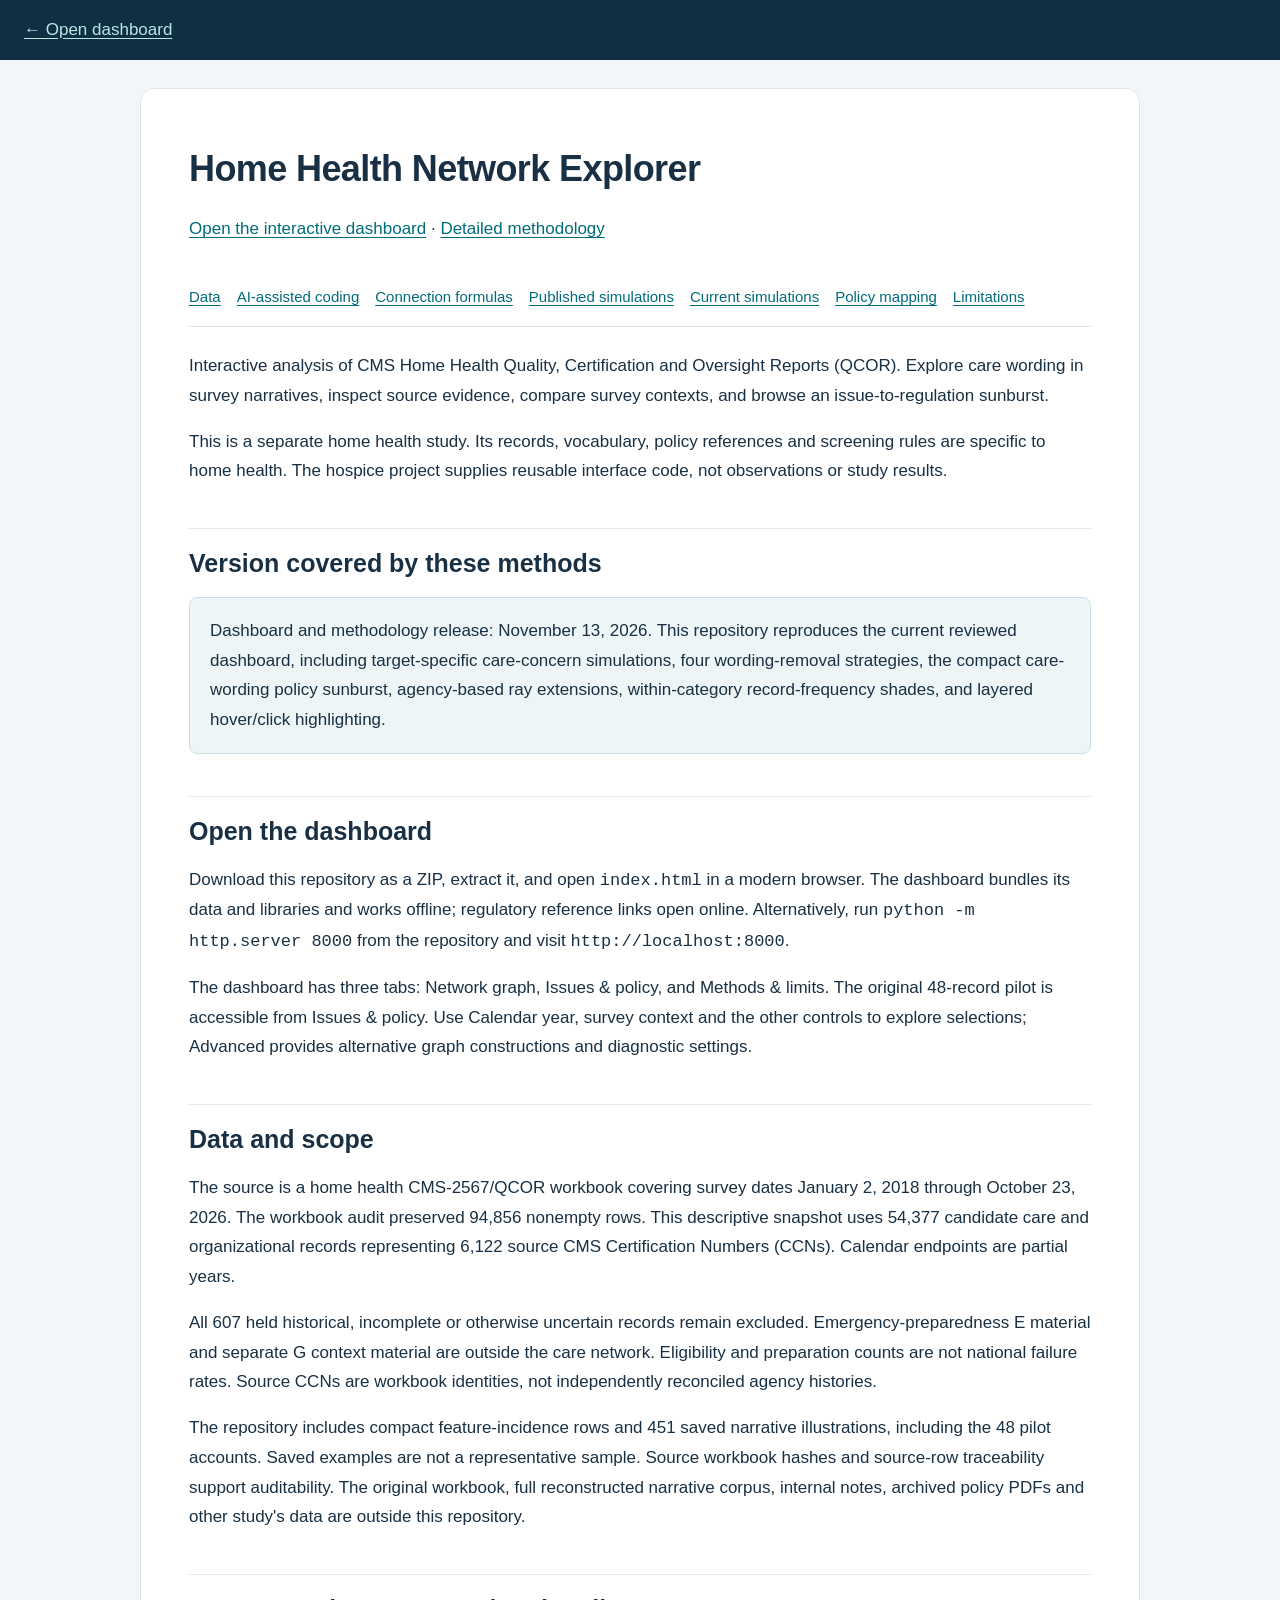
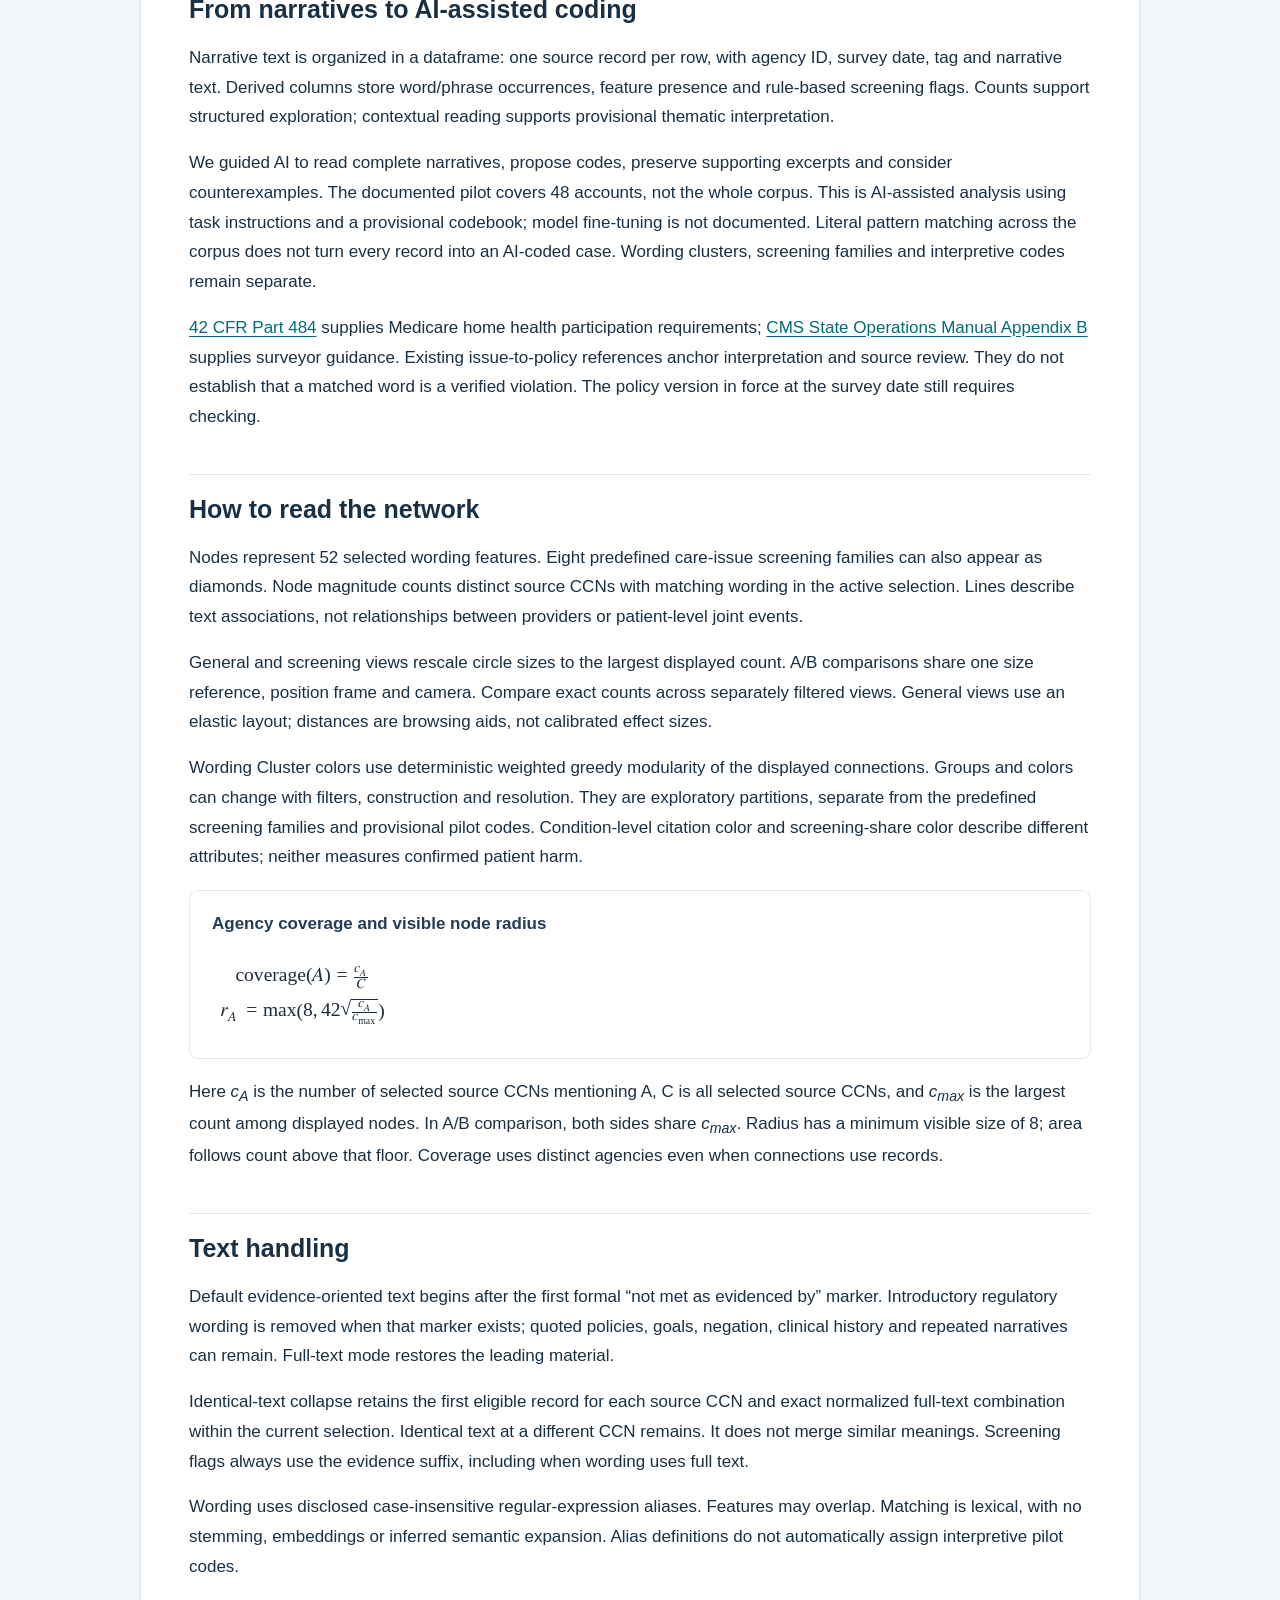
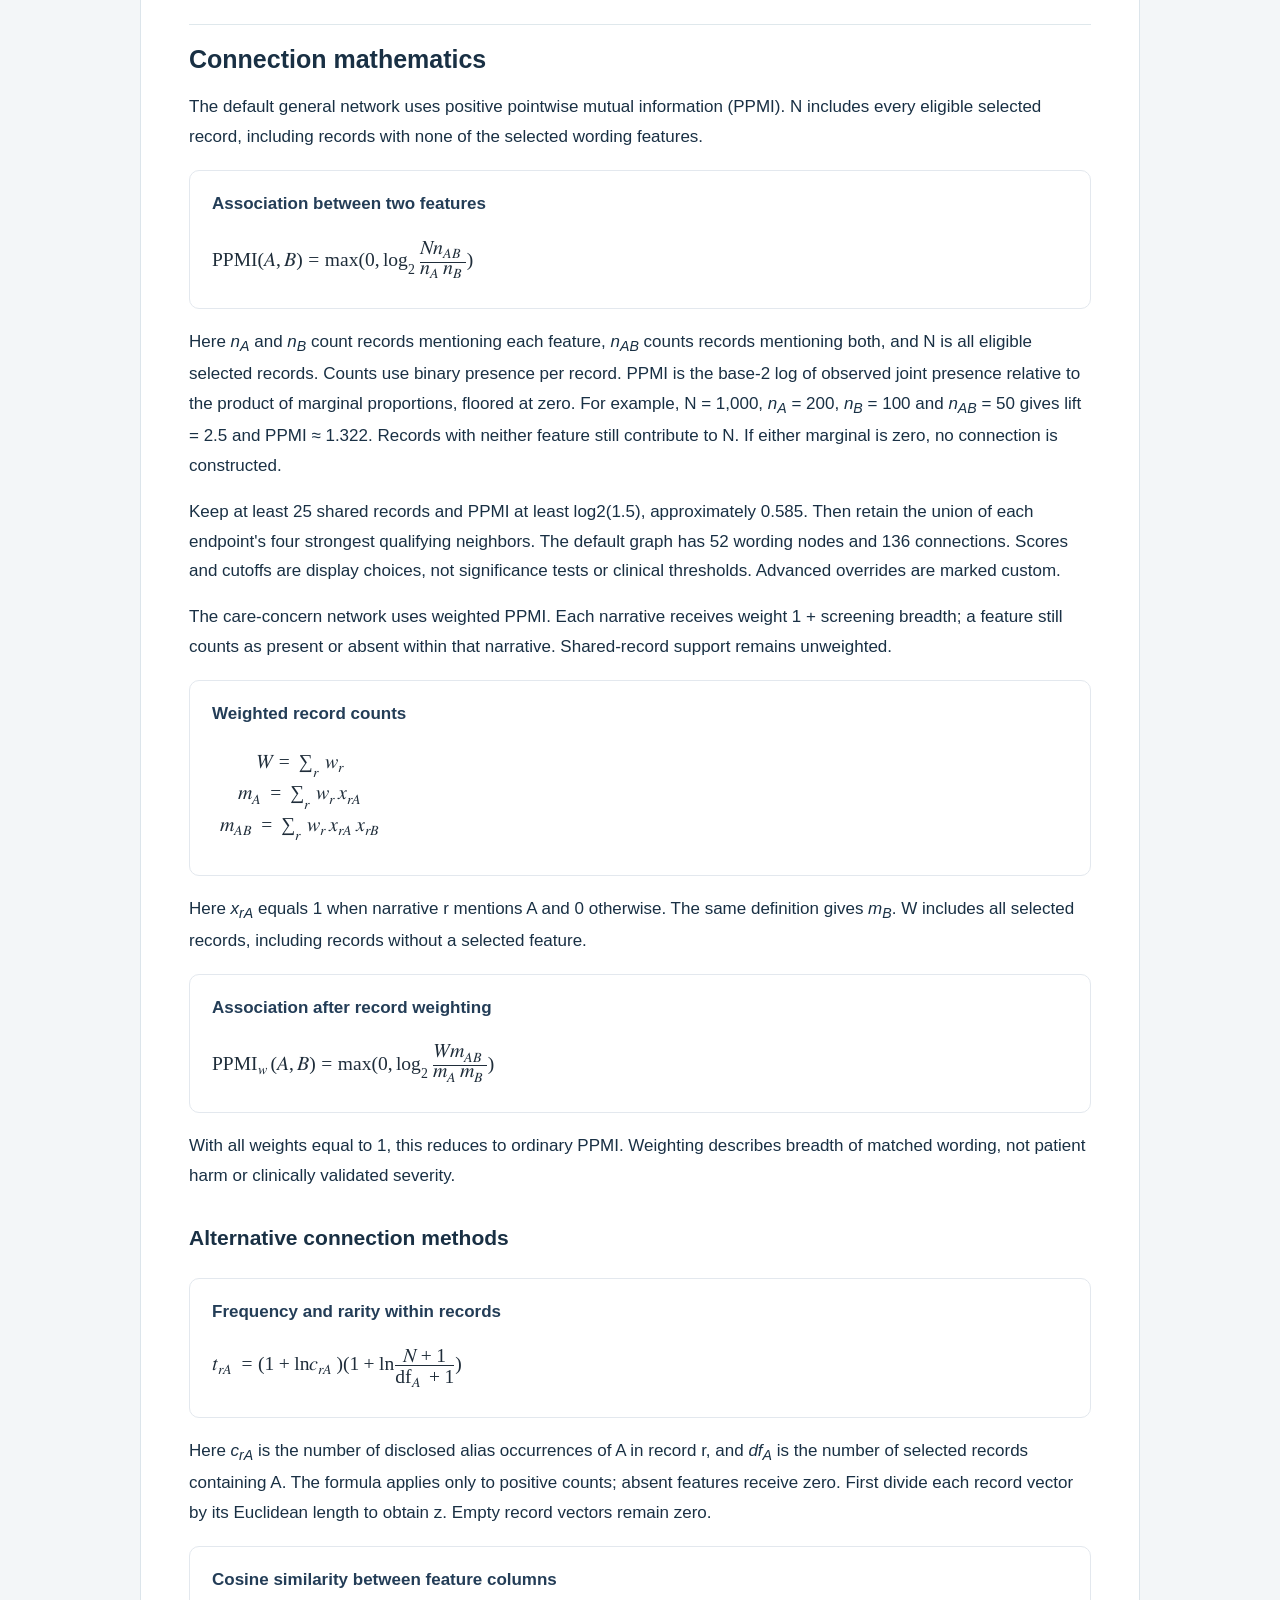
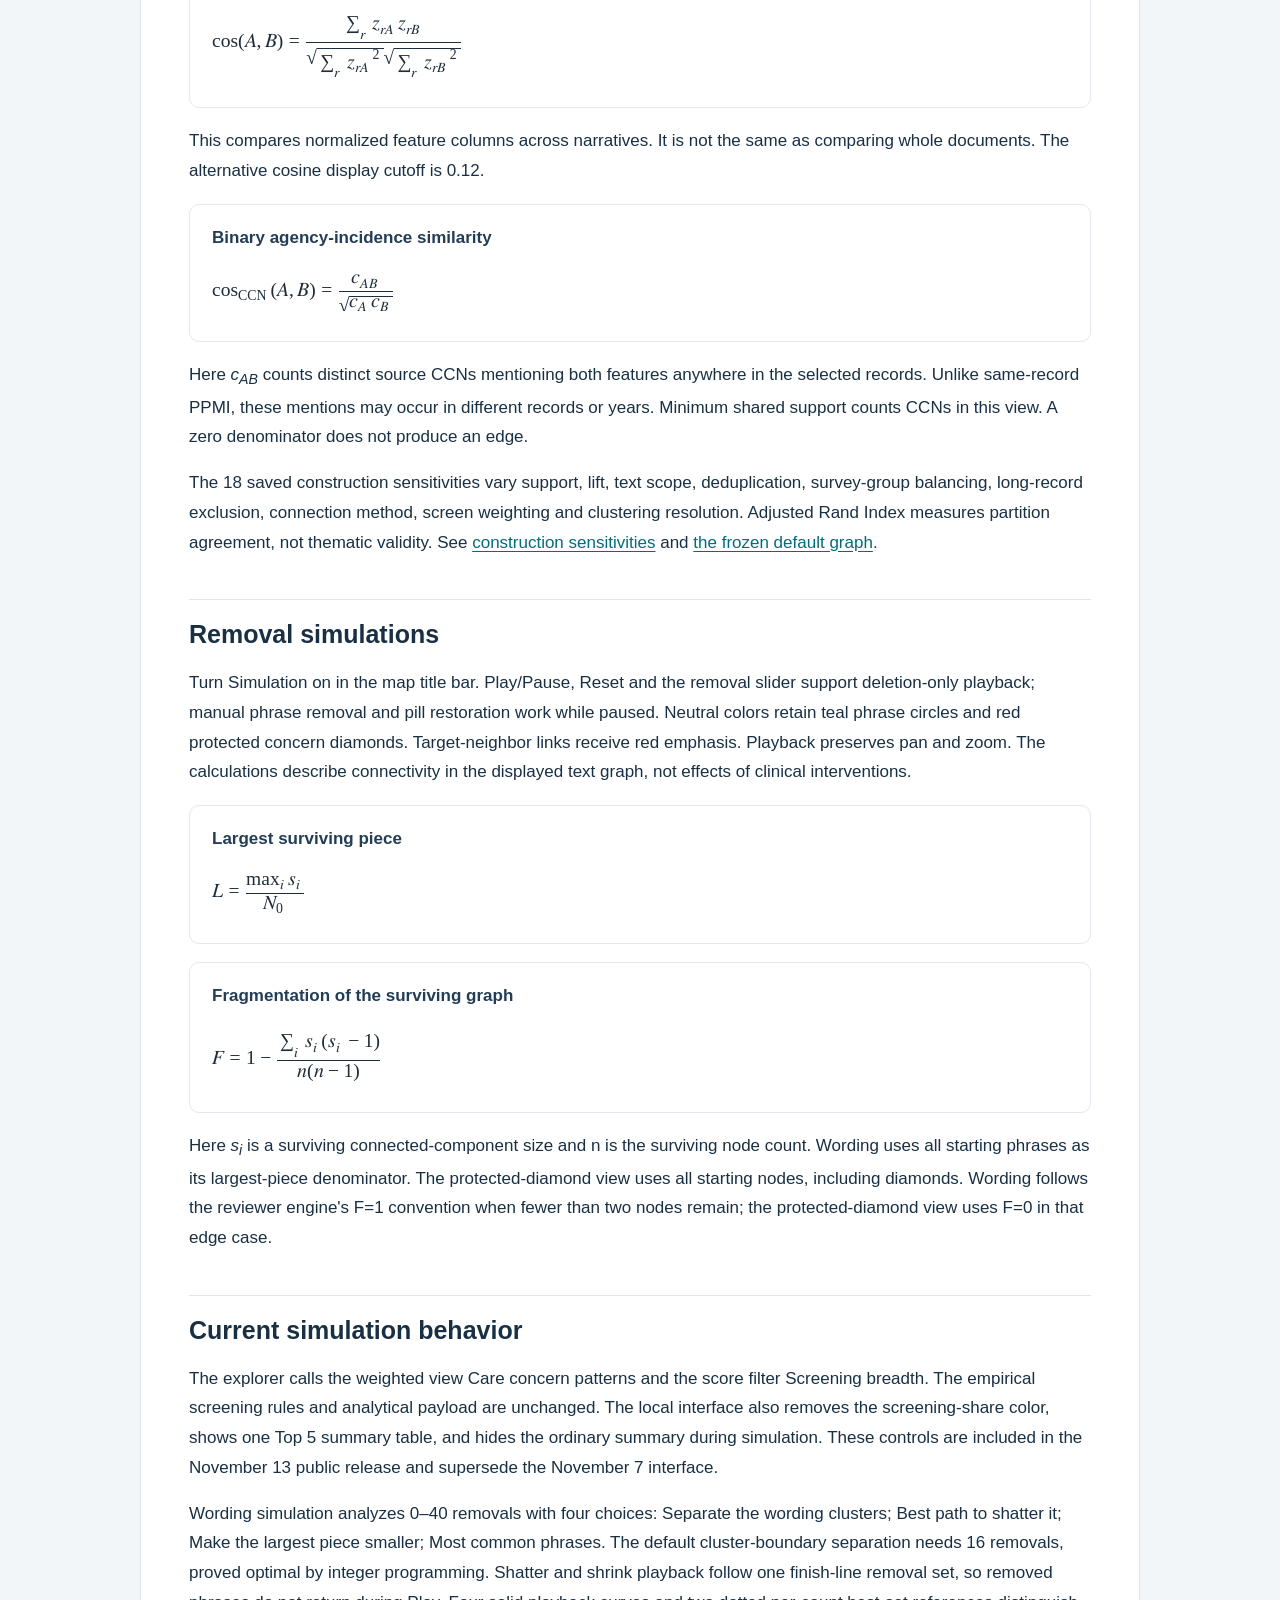
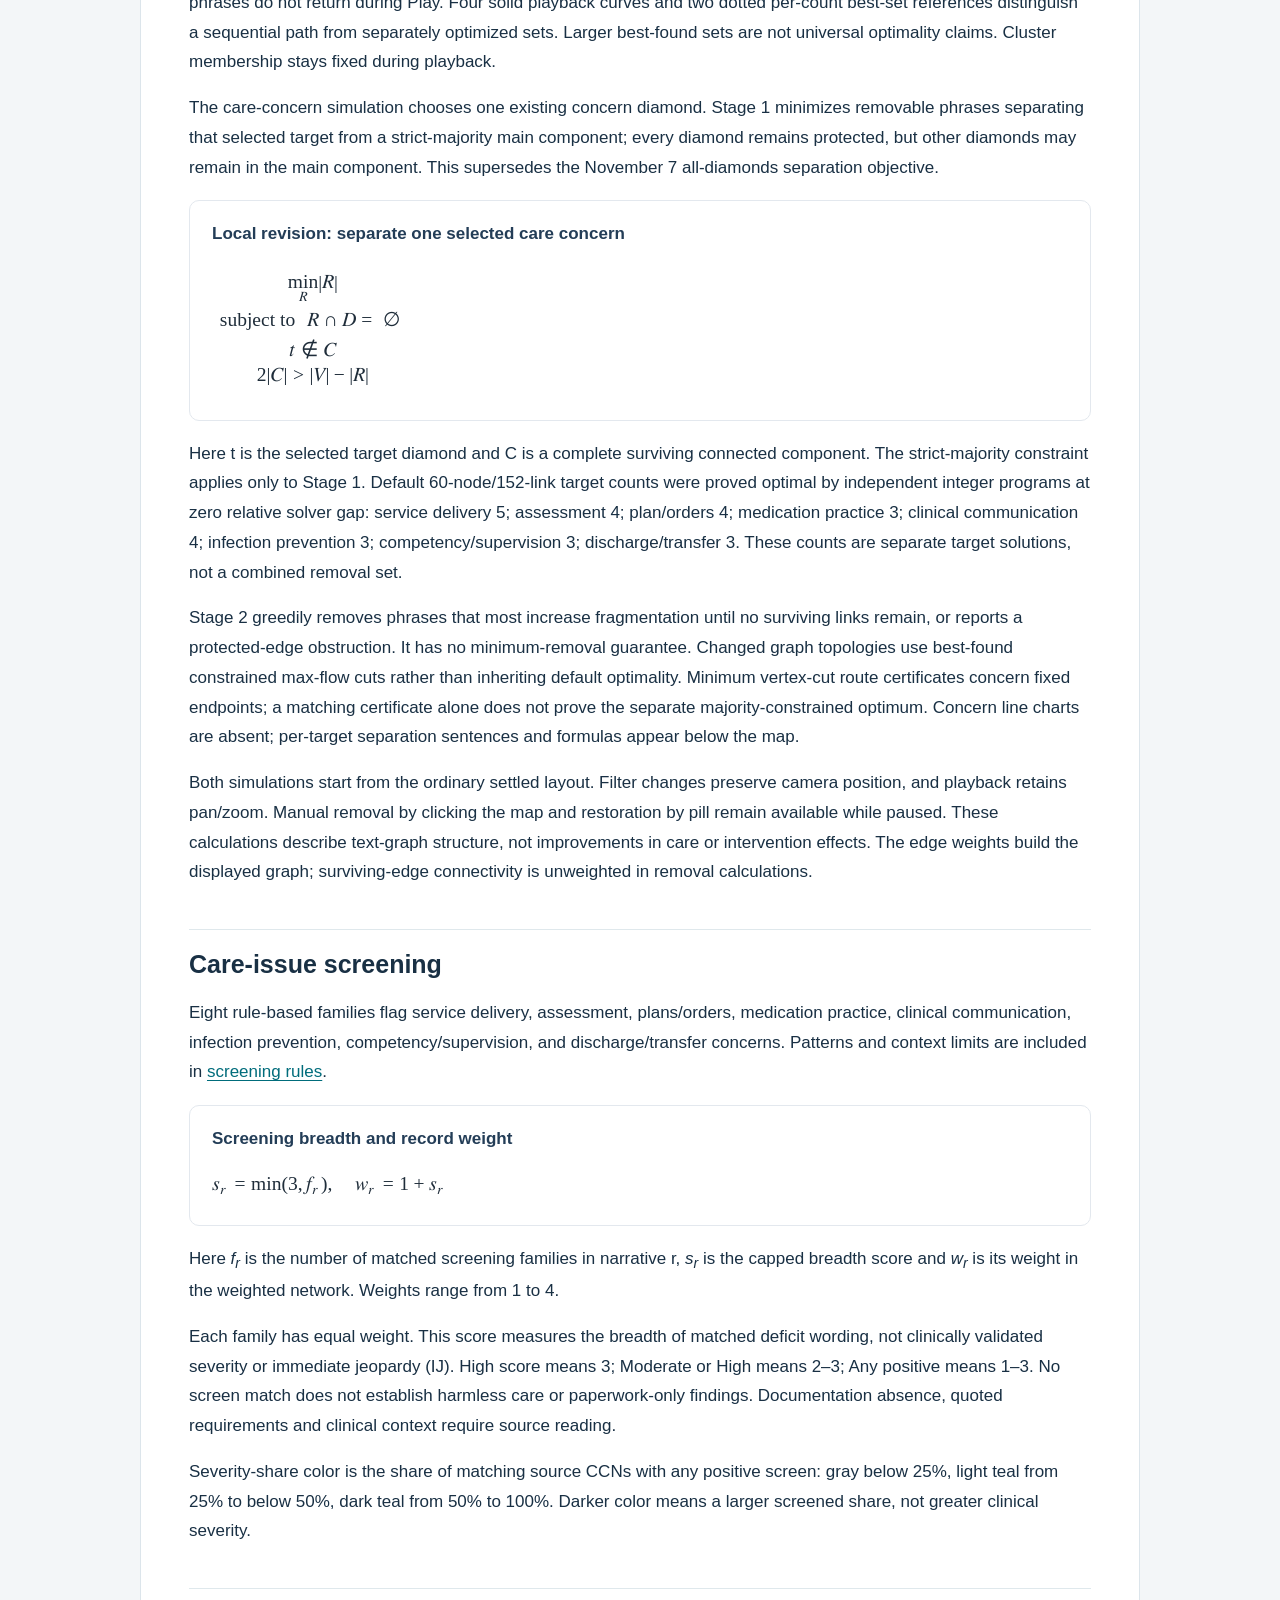
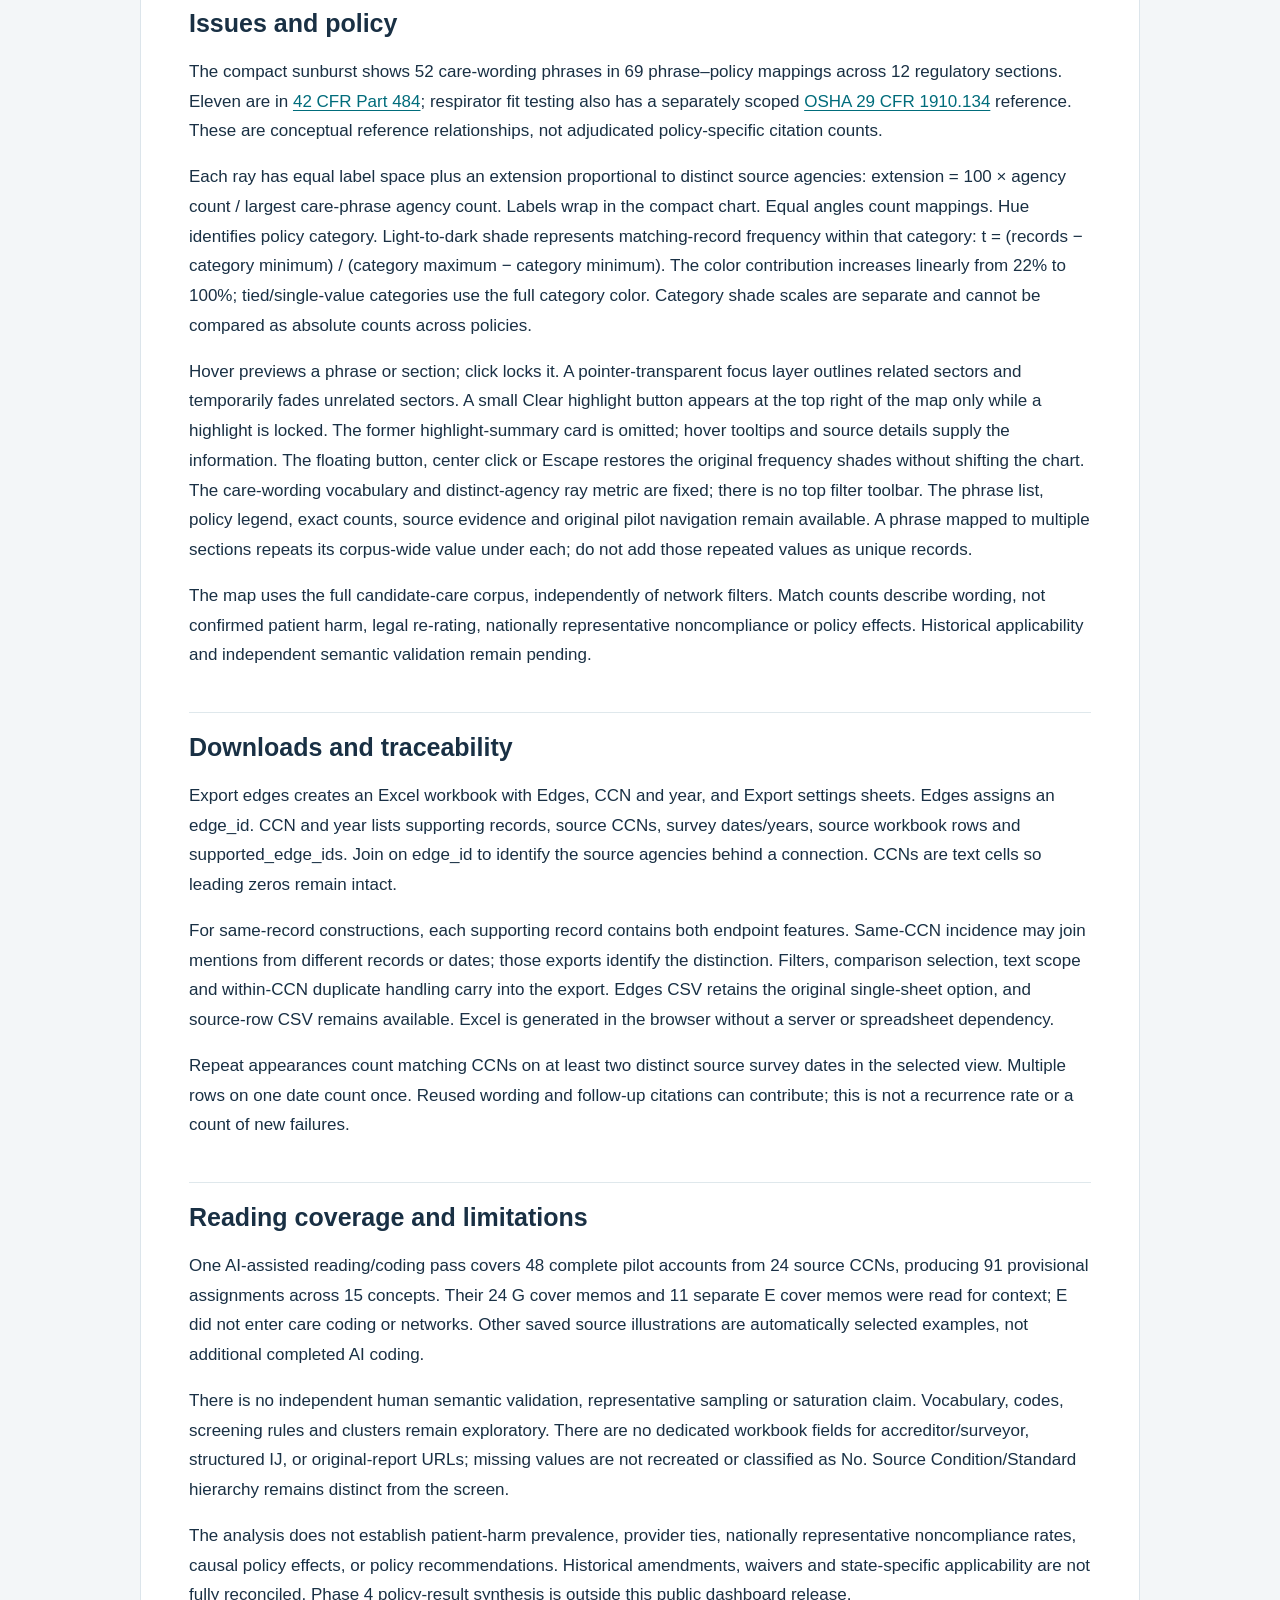
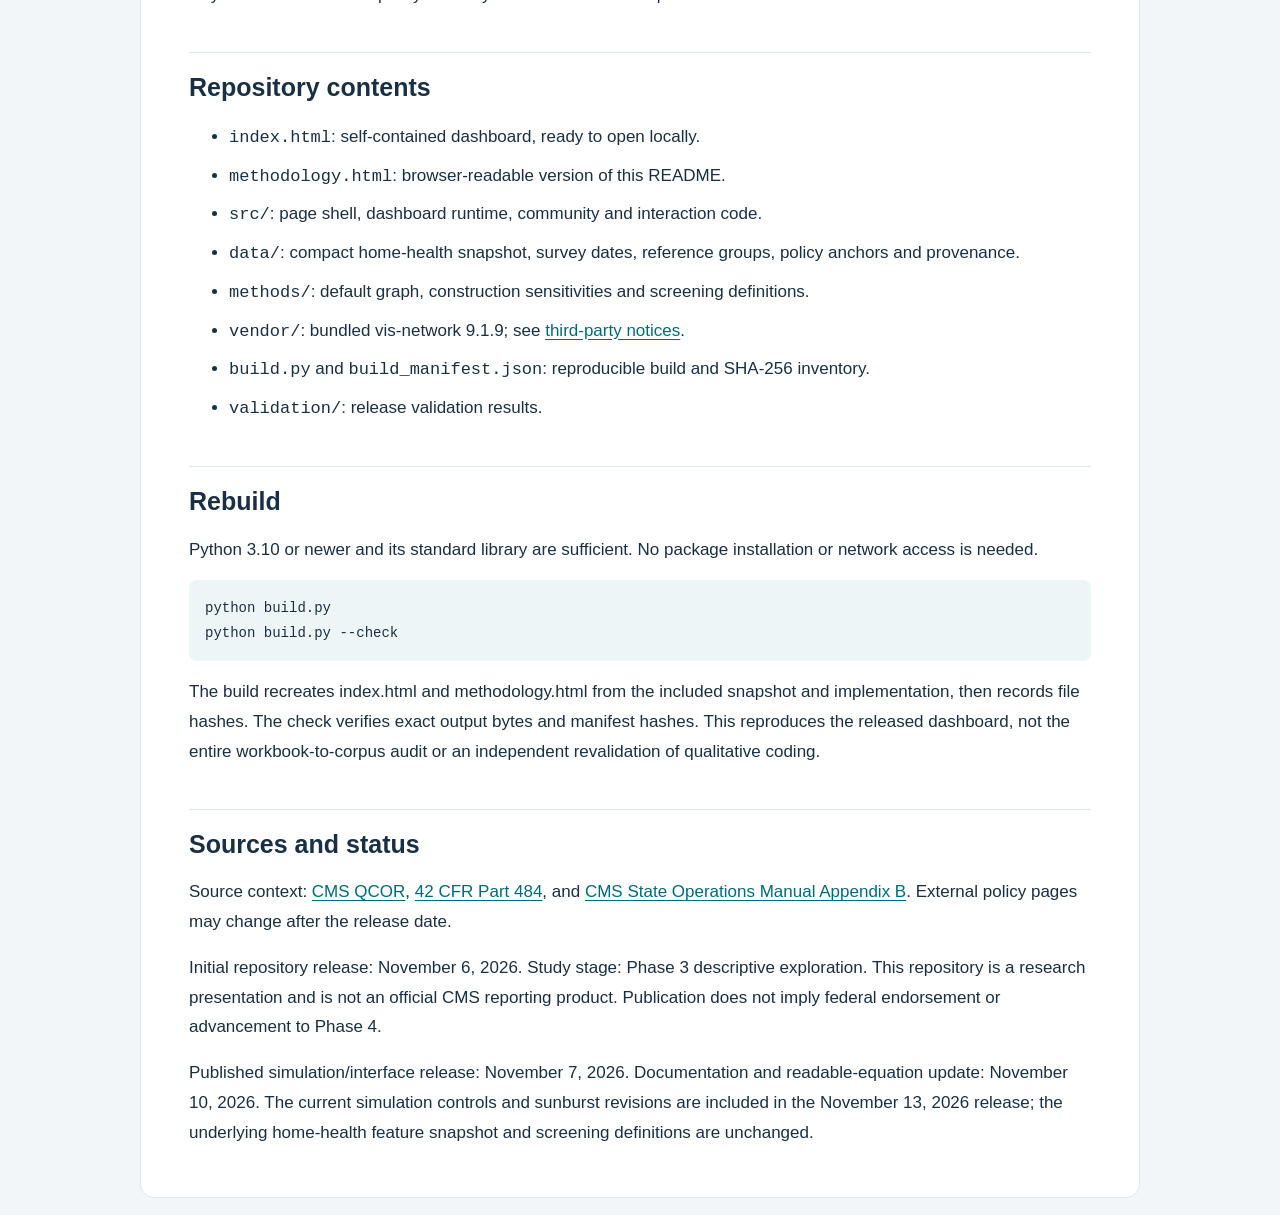
<file: methodology.html>
<!doctype html><html lang="en"><head><meta charset="utf-8"><meta name="viewport" content="width=device-width,initial-scale=1"><title>Home Health Network Explorer · Methodology</title><style>*{box-sizing:border-box}html{scroll-behavior:smooth;scroll-padding-top:24px}body{margin:0;background:#f3f6f8;color:#193044;font:17px/1.75 Segoe UI,Arial,sans-serif}nav{background:#102f43;padding:15px 24px}nav a{color:#b7e8e2}main{max-width:1000px;margin:28px auto;padding:34px 48px;background:white;border:1px solid #dce5eb;border-radius:14px}h1{line-height:1.2;font-size:36px;letter-spacing:-.6px}h2{margin:42px 0 16px;padding-top:18px;border-top:1px solid #dfE8ec;font-size:25px;line-height:1.35}h3{margin-top:30px;font-size:21px}a{color:#006c7b;text-underline-offset:3px;overflow-wrap:anywhere}a:hover{color:#004c58}a:focus-visible,.equation-scroll:focus-visible{outline:3px solid #008b8a;outline-offset:4px}p{margin:16px 0}pre{background:#edf5f6;padding:16px;overflow:auto;border-radius:8px;font-size:14px}code{overflow-wrap:anywhere}li{margin:8px 0}.equation{margin:18px 0;padding:18px 22px;border:1px solid #e3e8ee;border-radius:10px;background:#fff;color:#1f2d3a;font-size:16px;break-inside:avoid}.equation figcaption{font-weight:700;font-size:17px;color:#233d57;margin:0 0 10px}.equation-scroll{width:100%;overflow-x:auto;overflow-y:hidden;scrollbar-width:thin}.equation math{margin:12px 0;font-size:1.22em;font-family:math;display:block;overflow-x:auto;overflow-y:hidden;max-width:100%}#version-covered-by-these-methods+p{padding:18px 20px;border-radius:8px;background:#edf5f6;border:1px solid #cddfe4}.toc{display:flex;gap:8px 16px;flex-wrap:wrap;margin:24px 0;padding:16px 0;border-bottom:1px solid #dce5eb;font-size:15px}.toc a{white-space:normal}@media(max-width:650px){main{padding:22px 18px;margin:8px}h1{font-size:28px}h2{font-size:22px}body{font-size:16px}.equation{padding:15px 12px 14px;margin:20px 0}nav{padding:13px 20px}}@media print{body{background:white;font-size:11pt}main{border:0;padding:0;margin:0;max-width:none}nav,.toc{display:none}.equation{background:white}.equation math{font-size:16pt}a{color:inherit;text-decoration:none}h2{break-after:avoid}}</style></head><body><nav><a href="index.html">← Open dashboard</a></nav><main><h1>Home Health Network Explorer</h1><p><a href="https://martinblanco-aspe.github.io/home-health-network-explorer/">Open the interactive dashboard</a> · <a href="https://martinblanco-aspe.github.io/home-health-network-explorer/methodology.html">Detailed methodology</a></p><div class="toc" role="navigation" aria-label="On this page"><a href="#data-and-scope">Data</a><a href="#from-narratives-to-ai-assisted-coding">AI-assisted coding</a><a href="#connection-mathematics">Connection formulas</a><a href="#removal-simulations">Published simulations</a><a href="#current-simulation-behavior">Current simulations</a><a href="#issues-and-policy">Policy mapping</a><a href="#reading-coverage-and-limitations">Limitations</a></div><p>Interactive analysis of CMS Home Health Quality, Certification and Oversight Reports (QCOR). Explore care wording in survey narratives, inspect source evidence, compare survey contexts, and browse an issue-to-regulation sunburst.</p><p>This is a separate home health study. Its records, vocabulary, policy references and screening rules are specific to home health. The hospice project supplies reusable interface code, not observations or study results.</p><h2 id="version-covered-by-these-methods">Version covered by these methods</h2><p>Dashboard and methodology release: November 13, 2026. This repository reproduces the current reviewed dashboard, including target-specific care-concern simulations, four wording-removal strategies, the compact care-wording policy sunburst, agency-based ray extensions, within-category record-frequency shades, and layered hover/click highlighting.</p><h2 id="open-the-dashboard">Open the dashboard</h2><p>Download this repository as a ZIP, extract it, and open <code>index.html</code> in a modern browser. The dashboard bundles its data and libraries and works offline; regulatory reference links open online. Alternatively, run <code>python -m http.server 8000</code> from the repository and visit <code>http://localhost:8000</code>.</p><p>The dashboard has three tabs: Network graph, Issues &amp; policy, and Methods &amp; limits. The original 48-record pilot is accessible from Issues &amp; policy. Use Calendar year, survey context and the other controls to explore selections; Advanced provides alternative graph constructions and diagnostic settings.</p><h2 id="data-and-scope">Data and scope</h2><p>The source is a home health CMS-2567/QCOR workbook covering survey dates January 2, 2018 through October 23, 2026. The workbook audit preserved 94,856 nonempty rows. This descriptive snapshot uses 54,377 candidate care and organizational records representing 6,122 source CMS Certification Numbers (CCNs). Calendar endpoints are partial years.</p><p>All 607 held historical, incomplete or otherwise uncertain records remain excluded. Emergency-preparedness E material and separate G context material are outside the care network. Eligibility and preparation counts are not national failure rates. Source CCNs are workbook identities, not independently reconciled agency histories.</p><p>The repository includes compact feature-incidence rows and 451 saved narrative illustrations, including the 48 pilot accounts. Saved examples are not a representative sample. Source workbook hashes and source-row traceability support auditability. The original workbook, full reconstructed narrative corpus, internal notes, archived policy PDFs and other study&#x27;s data are outside this repository.</p><h2 id="from-narratives-to-ai-assisted-coding">From narratives to AI-assisted coding</h2><p>Narrative text is organized in a dataframe: one source record per row, with agency ID, survey date, tag and narrative text. Derived columns store word/phrase occurrences, feature presence and rule-based screening flags. Counts support structured exploration; contextual reading supports provisional thematic interpretation.</p><p>We guided AI to read complete narratives, propose codes, preserve supporting excerpts and consider counterexamples. The documented pilot covers 48 accounts, not the whole corpus. This is AI-assisted analysis using task instructions and a provisional codebook; model fine-tuning is not documented. Literal pattern matching across the corpus does not turn every record into an AI-coded case. Wording clusters, screening families and interpretive codes remain separate.</p><p><a href="https://www.ecfr.gov/current/title-42/chapter-IV/subchapter-G/part-484">42 CFR Part 484</a> supplies Medicare home health participation requirements; <a href="https://www.cms.gov/Regulations-and-Guidance/Guidance/Manuals/Downloads/som107ap_b_hha.pdf">CMS State Operations Manual Appendix B</a> supplies surveyor guidance. Existing issue-to-policy references anchor interpretation and source review. They do not establish that a matched word is a verified violation. The policy version in force at the survey date still requires checking.</p><h2 id="how-to-read-the-network">How to read the network</h2><p>Nodes represent 52 selected wording features. Eight predefined care-issue screening families can also appear as diamonds. Node magnitude counts distinct source CCNs with matching wording in the active selection. Lines describe text associations, not relationships between providers or patient-level joint events.</p><p>General and screening views rescale circle sizes to the largest displayed count. A/B comparisons share one size reference, position frame and camera. Compare exact counts across separately filtered views. General views use an elastic layout; distances are browsing aids, not calibrated effect sizes.</p><p>Wording Cluster colors use deterministic weighted greedy modularity of the displayed connections. Groups and colors can change with filters, construction and resolution. They are exploratory partitions, separate from the predefined screening families and provisional pilot codes. Condition-level citation color and screening-share color describe different attributes; neither measures confirmed patient harm.</p><figure class="equation" id="equation-coverage"><figcaption>Agency coverage and visible node radius</figcaption><div class="equation-scroll" tabindex="0" role="group" aria-label="Coverage is the fraction of selected source agencies mentioning a feature. Node radius is the larger of eight and forty-two times the square root of its agency count divided by the largest displayed agency count."><math xmlns="http://www.w3.org/1998/Math/MathML" display="block"><semantics><mtable columnalign="left" rowspacing="0.6em"><mtr><mtd><mrow><mi>coverage</mi><mrow><mo>(</mo><mi>A</mi><mo>)</mo></mrow><mo>=</mo><mfrac><msub><mi>c</mi><mi>A</mi></msub><mi>C</mi></mfrac></mrow></mtd></mtr><mtr><mtd><mrow><msub><mi>r</mi><mi>A</mi></msub><mo>=</mo><mi>max</mi><mrow><mo>(</mo><mrow><mn>8</mn><mo>,</mo><mn>42</mn><msqrt><mfrac><msub><mi>c</mi><mi>A</mi></msub><msub><mi>c</mi><mi>max</mi></msub></mfrac></msqrt></mrow><mo>)</mo></mrow></mrow></mtd></mtr></mtable><annotation encoding="application/x-tex">\operatorname{coverage}(A)=\frac{c_A}{C},\qquad r_A=\max\left(8,42\sqrt{\frac{c_A}{c_{\max}}}\right)</annotation></semantics></math></div></figure><p>Here <var>c<sub>A</sub></var> is the number of selected source CCNs mentioning A, C is all selected source CCNs, and <var>c<sub>max</sub></var> is the largest count among displayed nodes. In A/B comparison, both sides share <var>c<sub>max</sub></var>. Radius has a minimum visible size of 8; area follows count above that floor. Coverage uses distinct agencies even when connections use records.</p><h2 id="text-handling">Text handling</h2><p>Default evidence-oriented text begins after the first formal “not met as evidenced by” marker. Introductory regulatory wording is removed when that marker exists; quoted policies, goals, negation, clinical history and repeated narratives can remain. Full-text mode restores the leading material.</p><p>Identical-text collapse retains the first eligible record for each source CCN and exact normalized full-text combination within the current selection. Identical text at a different CCN remains. It does not merge similar meanings. Screening flags always use the evidence suffix, including when wording uses full text.</p><p>Wording uses disclosed case-insensitive regular-expression aliases. Features may overlap. Matching is lexical, with no stemming, embeddings or inferred semantic expansion. Alias definitions do not automatically assign interpretive pilot codes.</p><h2 id="connection-mathematics">Connection mathematics</h2><p>The default general network uses positive pointwise mutual information (PPMI). N includes every eligible selected record, including records with none of the selected wording features.</p><figure class="equation" id="equation-ppmi"><figcaption>Association between two features</figcaption><div class="equation-scroll" tabindex="0" role="group" aria-label="PPMI of A and B equals the maximum of zero and log base two of N times the shared record count, divided by the product of the individual record counts."><math xmlns="http://www.w3.org/1998/Math/MathML" display="block"><semantics><mrow><mi>PPMI</mi><mrow><mo>(</mo><mrow><mi>A</mi><mo>,</mo><mi>B</mi></mrow><mo>)</mo></mrow><mo>=</mo><mi>max</mi><mrow><mo>(</mo><mrow><mn>0</mn><mo>,</mo><msub><mi>log</mi><mn>2</mn></msub><mfrac><mrow><mi>N</mi><msub><mi>n</mi><mrow><mi>A</mi><mi>B</mi></mrow></msub></mrow><mrow><msub><mi>n</mi><mi>A</mi></msub><msub><mi>n</mi><mi>B</mi></msub></mrow></mfrac></mrow><mo>)</mo></mrow></mrow><annotation encoding="application/x-tex">\operatorname{PPMI}(A,B)=\max\left(0,\log_2\frac{N n_{AB}}{n_A n_B}\right)</annotation></semantics></math></div></figure><p>Here <var>n<sub>A</sub></var> and <var>n<sub>B</sub></var> count records mentioning each feature, <var>n<sub>AB</sub></var> counts records mentioning both, and N is all eligible selected records. Counts use binary presence per record. PPMI is the base-2 log of observed joint presence relative to the product of marginal proportions, floored at zero. For example, N = 1,000, <var>n<sub>A</sub></var> = 200, <var>n<sub>B</sub></var> = 100 and <var>n<sub>AB</sub></var> = 50 gives lift = 2.5 and PPMI ≈ 1.322. Records with neither feature still contribute to N. If either marginal is zero, no connection is constructed.</p><p>Keep at least 25 shared records and PPMI at least log2(1.5), approximately 0.585. Then retain the union of each endpoint&#x27;s four strongest qualifying neighbors. The default graph has 52 wording nodes and 136 connections. Scores and cutoffs are display choices, not significance tests or clinical thresholds. Advanced overrides are marked custom.</p><p>The care-concern network uses weighted PPMI. Each narrative receives weight 1 + screening breadth; a feature still counts as present or absent within that narrative. Shared-record support remains unweighted.</p><figure class="equation" id="equation-weighted"><figcaption>Weighted record counts</figcaption><div class="equation-scroll" tabindex="0" role="group" aria-label="Total mass W is the sum of record weights. Feature mass m A sums weights of records mentioning A. Joint mass m AB sums weights of records mentioning both features."><math xmlns="http://www.w3.org/1998/Math/MathML" display="block"><semantics><mtable columnalign="left" rowspacing="0.6em"><mtr><mtd><mrow><mi>W</mi><mo>=</mo><mrow><munder><mo>∑</mo><mi>r</mi></munder><msub><mi>w</mi><mi>r</mi></msub></mrow></mrow></mtd></mtr><mtr><mtd><mrow><msub><mi>m</mi><mi>A</mi></msub><mo>=</mo><mrow><munder><mo>∑</mo><mi>r</mi></munder><mrow><msub><mi>w</mi><mi>r</mi></msub><msub><mi>x</mi><mrow><mi>r</mi><mi>A</mi></mrow></msub></mrow></mrow></mrow></mtd></mtr><mtr><mtd><mrow><msub><mi>m</mi><mrow><mi>A</mi><mi>B</mi></mrow></msub><mo>=</mo><mrow><munder><mo>∑</mo><mi>r</mi></munder><mrow><msub><mi>w</mi><mi>r</mi></msub><msub><mi>x</mi><mrow><mi>r</mi><mi>A</mi></mrow></msub><msub><mi>x</mi><mrow><mi>r</mi><mi>B</mi></mrow></msub></mrow></mrow></mrow></mtd></mtr></mtable><annotation encoding="application/x-tex">W=\sum_r w_r,\quad m_A=\sum_r w_r x_{rA},\quad m_{AB}=\sum_r w_r x_{rA}x_{rB}</annotation></semantics></math></div></figure><p>Here <var>x<sub>rA</sub></var> equals 1 when narrative r mentions A and 0 otherwise. The same definition gives <var>m<sub>B</sub></var>. W includes all selected records, including records without a selected feature.</p><figure class="equation" id="equation-weighted-ppmi"><figcaption>Association after record weighting</figcaption><div class="equation-scroll" tabindex="0" role="group" aria-label="Weighted PPMI uses weighted joint and marginal masses. Shared-record support is still an unweighted record count."><math xmlns="http://www.w3.org/1998/Math/MathML" display="block"><semantics><mrow><msub><mi>PPMI</mi><mi>w</mi></msub><mrow><mo>(</mo><mrow><mi>A</mi><mo>,</mo><mi>B</mi></mrow><mo>)</mo></mrow><mo>=</mo><mi>max</mi><mrow><mo>(</mo><mrow><mn>0</mn><mo>,</mo><msub><mi>log</mi><mn>2</mn></msub><mfrac><mrow><mi>W</mi><msub><mi>m</mi><mrow><mi>A</mi><mi>B</mi></mrow></msub></mrow><mrow><msub><mi>m</mi><mi>A</mi></msub><msub><mi>m</mi><mi>B</mi></msub></mrow></mfrac></mrow><mo>)</mo></mrow></mrow><annotation encoding="application/x-tex">\operatorname{PPMI}_w(A,B)=\max\left(0,\log_2\frac{W m_{AB}}{m_A m_B}\right)</annotation></semantics></math></div></figure><p>With all weights equal to 1, this reduces to ordinary PPMI. Weighting describes breadth of matched wording, not patient harm or clinically validated severity.</p><h3>Alternative connection methods</h3><figure class="equation" id="equation-tfidf"><figcaption>Frequency and rarity within records</figcaption><div class="equation-scroll" tabindex="0" role="group" aria-label="For a positive alias count, TF-IDF equals one plus the natural logarithm of the count, times one plus the natural logarithm of N plus one divided by document frequency plus one."><math xmlns="http://www.w3.org/1998/Math/MathML" display="block"><semantics><mrow><msub><mi>t</mi><mrow><mi>r</mi><mi>A</mi></mrow></msub><mo>=</mo><mrow><mo>(</mo><mrow><mn>1</mn><mo>+</mo><mi>ln</mi><msub><mi>c</mi><mrow><mi>r</mi><mi>A</mi></mrow></msub></mrow><mo>)</mo></mrow><mrow><mo>(</mo><mrow><mn>1</mn><mo>+</mo><mi>ln</mi><mfrac><mrow><mi>N</mi><mo>+</mo><mn>1</mn></mrow><mrow><msub><mi>df</mi><mi>A</mi></msub><mo>+</mo><mn>1</mn></mrow></mfrac></mrow><mo>)</mo></mrow></mrow><annotation encoding="application/x-tex">t_{rA}=(1+\ln c_{rA})\left(1+\ln\frac{N+1}{df_A+1}\right)</annotation></semantics></math></div></figure><p>Here <var>c<sub>rA</sub></var> is the number of disclosed alias occurrences of A in record r, and <var>df<sub>A</sub></var> is the number of selected records containing A. The formula applies only to positive counts; absent features receive zero. First divide each record vector by its Euclidean length to obtain z. Empty record vectors remain zero.</p><figure class="equation" id="equation-cosine"><figcaption>Cosine similarity between feature columns</figcaption><div class="equation-scroll" tabindex="0" role="group" aria-label="Cosine is the dot product of two feature columns divided by the product of their lengths, after each record vector is normalized."><math xmlns="http://www.w3.org/1998/Math/MathML" display="block"><semantics><mrow><mi>cos</mi><mrow><mo>(</mo><mrow><mi>A</mi><mo>,</mo><mi>B</mi></mrow><mo>)</mo></mrow><mo>=</mo><mfrac><mrow><munder><mo>∑</mo><mi>r</mi></munder><mrow><msub><mi>z</mi><mrow><mi>r</mi><mi>A</mi></mrow></msub><msub><mi>z</mi><mrow><mi>r</mi><mi>B</mi></mrow></msub></mrow></mrow><mrow><msqrt><mrow><munder><mo>∑</mo><mi>r</mi></munder><msup><msub><mi>z</mi><mrow><mi>r</mi><mi>A</mi></mrow></msub><mn>2</mn></msup></mrow></msqrt><msqrt><mrow><munder><mo>∑</mo><mi>r</mi></munder><msup><msub><mi>z</mi><mrow><mi>r</mi><mi>B</mi></mrow></msub><mn>2</mn></msup></mrow></msqrt></mrow></mfrac></mrow><annotation encoding="application/x-tex">\operatorname{cos}(A,B)=\frac{\sum_r z_{rA}z_{rB}}{\sqrt{\sum_r z_{rA}^2}\sqrt{\sum_r z_{rB}^2}}</annotation></semantics></math></div></figure><p>This compares normalized feature columns across narratives. It is not the same as comparing whole documents. The alternative cosine display cutoff is 0.12.</p><figure class="equation" id="equation-incidence"><figcaption>Binary agency-incidence similarity</figcaption><div class="equation-scroll" tabindex="0" role="group" aria-label="Agency-incidence cosine is the number of source agencies mentioning both features divided by the square root of the product of the individual agency counts."><math xmlns="http://www.w3.org/1998/Math/MathML" display="block"><semantics><mrow><msub><mi>cos</mi><mtext>CCN</mtext></msub><mrow><mo>(</mo><mrow><mi>A</mi><mo>,</mo><mi>B</mi></mrow><mo>)</mo></mrow><mo>=</mo><mfrac><msub><mi>c</mi><mrow><mi>A</mi><mi>B</mi></mrow></msub><msqrt><mrow><msub><mi>c</mi><mi>A</mi></msub><msub><mi>c</mi><mi>B</mi></msub></mrow></msqrt></mfrac></mrow><annotation encoding="application/x-tex">\operatorname{cos}_{CCN}(A,B)=\frac{c_{AB}}{\sqrt{c_Ac_B}}</annotation></semantics></math></div></figure><p>Here <var>c<sub>AB</sub></var> counts distinct source CCNs mentioning both features anywhere in the selected records. Unlike same-record PPMI, these mentions may occur in different records or years. Minimum shared support counts CCNs in this view. A zero denominator does not produce an edge.</p><p></p><p>The 18 saved construction sensitivities vary support, lift, text scope, deduplication, survey-group balancing, long-record exclusion, connection method, screen weighting and clustering resolution. Adjusted Rand Index measures partition agreement, not thematic validity. See <a href="methods/construction_sensitivities.json">construction sensitivities</a> and <a href="methods/default_graph.json">the frozen default graph</a>.</p><h2 id="removal-simulations">Removal simulations</h2><p>Turn Simulation on in the map title bar. Play/Pause, Reset and the removal slider support deletion-only playback; manual phrase removal and pill restoration work while paused. Neutral colors retain teal phrase circles and red protected concern diamonds. Target-neighbor links receive red emphasis. Playback preserves pan and zoom. The calculations describe connectivity in the displayed text graph, not effects of clinical interventions.</p><figure class="equation" id="equation-largest-piece"><figcaption>Largest surviving piece</figcaption><div class="equation-scroll" tabindex="0" role="group" aria-label="Largest-piece share is the number of surviving nodes in the largest connected component divided by the original starting node count."><math xmlns="http://www.w3.org/1998/Math/MathML" display="block"><semantics><mrow><mi>L</mi><mo>=</mo><mfrac><mrow><msub><mi>max</mi><mi>i</mi></msub><msub><mi>s</mi><mi>i</mi></msub></mrow><msub><mi>N</mi><mn>0</mn></msub></mfrac></mrow><annotation encoding="application/x-tex">L=\frac{\max_i s_i}{N_0}</annotation></semantics></math></div></figure><figure class="equation" id="equation-fragmentation"><figcaption>Fragmentation of the surviving graph</figcaption><div class="equation-scroll" tabindex="0" role="group" aria-label="Fragmentation is one minus the proportion of surviving ordered node pairs in the same connected component."><math xmlns="http://www.w3.org/1998/Math/MathML" display="block"><semantics><mrow><mi>F</mi><mo>=</mo><mn>1</mn><mo>−</mo><mfrac><mrow><munder><mo>∑</mo><mi>i</mi></munder><mrow><msub><mi>s</mi><mi>i</mi></msub><mrow><mo>(</mo><mrow><msub><mi>s</mi><mi>i</mi></msub><mo>−</mo><mn>1</mn></mrow><mo>)</mo></mrow></mrow></mrow><mrow><mi>n</mi><mrow><mo>(</mo><mrow><mi>n</mi><mo>−</mo><mn>1</mn></mrow><mo>)</mo></mrow></mrow></mfrac></mrow><annotation encoding="application/x-tex">F=1-\frac{\sum_i s_i(s_i-1)}{n(n-1)}</annotation></semantics></math></div></figure><p>Here <var>s<sub>i</sub></var> is a surviving connected-component size and n is the surviving node count. Wording uses all starting phrases as its largest-piece denominator. The protected-diamond view uses all starting nodes, including diamonds. Wording follows the reviewer engine&#x27;s F=1 convention when fewer than two nodes remain; the protected-diamond view uses F=0 in that edge case.</p><h2 id="current-simulation-behavior">Current simulation behavior</h2><p>The explorer calls the weighted view Care concern patterns and the score filter Screening breadth. The empirical screening rules and analytical payload are unchanged. The local interface also removes the screening-share color, shows one Top 5 summary table, and hides the ordinary summary during simulation. These controls are included in the November 13 public release and supersede the November 7 interface.</p><p>Wording simulation analyzes 0–40 removals with four choices: Separate the wording clusters; Best path to shatter it; Make the largest piece smaller; Most common phrases. The default cluster-boundary separation needs 16 removals, proved optimal by integer programming. Shatter and shrink playback follow one finish-line removal set, so removed phrases do not return during Play. Four solid playback curves and two dotted per-count best-set references distinguish a sequential path from separately optimized sets. Larger best-found sets are not universal optimality claims. Cluster membership stays fixed during playback.</p><p>The care-concern simulation chooses one existing concern diamond. Stage 1 minimizes removable phrases separating that selected target from a strict-majority main component; every diamond remains protected, but other diamonds may remain in the main component. This supersedes the November 7 all-diamonds separation objective.</p><figure class="equation" id="equation-local-target-cut"><figcaption>Local revision: separate one selected care concern</figcaption><div class="equation-scroll" tabindex="0" role="group" aria-label="Minimize care-phrase removals while keeping every diamond protected. The selected target must lie outside a complete connected component containing more than half of surviving nodes."><math xmlns="http://www.w3.org/1998/Math/MathML" display="block"><semantics><mtable columnalign="left" rowspacing="0.6em"><mtr><mtd><mrow><munder><mi>min</mi><mi>R</mi></munder><mrow><mo>|</mo><mi>R</mi><mo>|</mo></mrow></mrow></mtd></mtr><mtr><mtd><mrow><mtext>subject to</mtext><mspace width=".6em"/><mi>R</mi><mo>∩</mo><mi>D</mi><mo>=</mo><mo>∅</mo></mrow></mtd></mtr><mtr><mtd><mrow><mi>t</mi><mo>∉</mo><mi>C</mi></mrow></mtd></mtr><mtr><mtd><mrow><mn>2</mn><mrow><mo>|</mo><mi>C</mi><mo>|</mo></mrow><mo>&gt;</mo><mrow><mo>|</mo><mi>V</mi><mo>|</mo></mrow><mo>−</mo><mrow><mo>|</mo><mi>R</mi><mo>|</mo></mrow></mrow></mtd></mtr></mtable><annotation encoding="application/x-tex">\min_R |R|\quad\text{subject to }R\cap D=\varnothing,\ t\notin C,\ 2|C|&gt;|V|-|R|</annotation></semantics></math></div></figure><p>Here t is the selected target diamond and C is a complete surviving connected component. The strict-majority constraint applies only to Stage 1. Default 60-node/152-link target counts were proved optimal by independent integer programs at zero relative solver gap: service delivery 5; assessment 4; plan/orders 4; medication practice 3; clinical communication 4; infection prevention 3; competency/supervision 3; discharge/transfer 3. These counts are separate target solutions, not a combined removal set.</p><p>Stage 2 greedily removes phrases that most increase fragmentation until no surviving links remain, or reports a protected-edge obstruction. It has no minimum-removal guarantee. Changed graph topologies use best-found constrained max-flow cuts rather than inheriting default optimality. Minimum vertex-cut route certificates concern fixed endpoints; a matching certificate alone does not prove the separate majority-constrained optimum. Concern line charts are absent; per-target separation sentences and formulas appear below the map.</p><p>Both simulations start from the ordinary settled layout. Filter changes preserve camera position, and playback retains pan/zoom. Manual removal by clicking the map and restoration by pill remain available while paused. These calculations describe text-graph structure, not improvements in care or intervention effects. The edge weights build the displayed graph; surviving-edge connectivity is unweighted in removal calculations.</p><h2 id="care-issue-screening">Care-issue screening</h2><p>Eight rule-based families flag service delivery, assessment, plans/orders, medication practice, clinical communication, infection prevention, competency/supervision, and discharge/transfer concerns. Patterns and context limits are included in <a href="methods/screening_rules.json">screening rules</a>.</p><figure class="equation" id="equation-screen"><figcaption>Screening breadth and record weight</figcaption><div class="equation-scroll" tabindex="0" role="group" aria-label="Screening breadth is the matched-family count capped at three. The weighted network gives a record weight of one plus that breadth."><math xmlns="http://www.w3.org/1998/Math/MathML" display="block"><semantics><mrow><msub><mi>s</mi><mi>r</mi></msub><mo>=</mo><mi>min</mi><mrow><mo>(</mo><mrow><mn>3</mn><mo>,</mo><msub><mi>f</mi><mi>r</mi></msub></mrow><mo>)</mo></mrow><mo>,</mo><mspace width="1em"/><msub><mi>w</mi><mi>r</mi></msub><mo>=</mo><mn>1</mn><mo>+</mo><msub><mi>s</mi><mi>r</mi></msub></mrow><annotation encoding="application/x-tex">s_r=\min(3,f_r),\qquad w_r=1+s_r</annotation></semantics></math></div></figure><p>Here <var>f<sub>r</sub></var> is the number of matched screening families in narrative r, <var>s<sub>r</sub></var> is the capped breadth score and <var>w<sub>r</sub></var> is its weight in the weighted network. Weights range from 1 to 4.</p><p>Each family has equal weight. This score measures the breadth of matched deficit wording, not clinically validated severity or immediate jeopardy (IJ). High score means 3; Moderate or High means 2–3; Any positive means 1–3. No screen match does not establish harmless care or paperwork-only findings. Documentation absence, quoted requirements and clinical context require source reading.</p><p>Severity-share color is the share of matching source CCNs with any positive screen: gray below 25%, light teal from 25% to below 50%, dark teal from 50% to 100%. Darker color means a larger screened share, not greater clinical severity.</p><h2 id="issues-and-policy">Issues and policy</h2><p>The compact sunburst shows 52 care-wording phrases in 69 phrase–policy mappings across 12 regulatory sections. Eleven are in <a href="https://www.ecfr.gov/current/title-42/chapter-IV/subchapter-G/part-484">42 CFR Part 484</a>; respirator fit testing also has a separately scoped <a href="https://www.osha.gov/laws-regs/regulations/standardnumber/1910/1910.134">OSHA 29 CFR 1910.134</a> reference. These are conceptual reference relationships, not adjudicated policy-specific citation counts.</p><p>Each ray has equal label space plus an extension proportional to distinct source agencies: extension = 100 × agency count / largest care-phrase agency count. Labels wrap in the compact chart. Equal angles count mappings. Hue identifies policy category. Light-to-dark shade represents matching-record frequency within that category: t = (records − category minimum) / (category maximum − category minimum). The color contribution increases linearly from 22% to 100%; tied/single-value categories use the full category color. Category shade scales are separate and cannot be compared as absolute counts across policies.</p><p>Hover previews a phrase or section; click locks it. A pointer-transparent focus layer outlines related sectors and temporarily fades unrelated sectors. A small Clear highlight button appears at the top right of the map only while a highlight is locked. The former highlight-summary card is omitted; hover tooltips and source details supply the information. The floating button, center click or Escape restores the original frequency shades without shifting the chart. The care-wording vocabulary and distinct-agency ray metric are fixed; there is no top filter toolbar. The phrase list, policy legend, exact counts, source evidence and original pilot navigation remain available. A phrase mapped to multiple sections repeats its corpus-wide value under each; do not add those repeated values as unique records.</p><p>The map uses the full candidate-care corpus, independently of network filters. Match counts describe wording, not confirmed patient harm, legal re-rating, nationally representative noncompliance or policy effects. Historical applicability and independent semantic validation remain pending.</p><h2 id="downloads-and-traceability">Downloads and traceability</h2><p>Export edges creates an Excel workbook with Edges, CCN and year, and Export settings sheets. Edges assigns an edge_id. CCN and year lists supporting records, source CCNs, survey dates/years, source workbook rows and supported_edge_ids. Join on edge_id to identify the source agencies behind a connection. CCNs are text cells so leading zeros remain intact.</p><p>For same-record constructions, each supporting record contains both endpoint features. Same-CCN incidence may join mentions from different records or dates; those exports identify the distinction. Filters, comparison selection, text scope and within-CCN duplicate handling carry into the export. Edges CSV retains the original single-sheet option, and source-row CSV remains available. Excel is generated in the browser without a server or spreadsheet dependency.</p><p>Repeat appearances count matching CCNs on at least two distinct source survey dates in the selected view. Multiple rows on one date count once. Reused wording and follow-up citations can contribute; this is not a recurrence rate or a count of new failures.</p><h2 id="reading-coverage-and-limitations">Reading coverage and limitations</h2><p>One AI-assisted reading/coding pass covers 48 complete pilot accounts from 24 source CCNs, producing 91 provisional assignments across 15 concepts. Their 24 G cover memos and 11 separate E cover memos were read for context; E did not enter care coding or networks. Other saved source illustrations are automatically selected examples, not additional completed AI coding.</p><p>There is no independent human semantic validation, representative sampling or saturation claim. Vocabulary, codes, screening rules and clusters remain exploratory. There are no dedicated workbook fields for accreditor/surveyor, structured IJ, or original-report URLs; missing values are not recreated or classified as No. Source Condition/Standard hierarchy remains distinct from the screen.</p><p>The analysis does not establish patient-harm prevalence, provider ties, nationally representative noncompliance rates, causal policy effects, or policy recommendations. Historical amendments, waivers and state-specific applicability are not fully reconciled. Phase 4 policy-result synthesis is outside this public dashboard release.</p><h2 id="repository-contents">Repository contents</h2><ul><li><code>index.html</code>: self-contained dashboard, ready to open locally.</li><li><code>methodology.html</code>: browser-readable version of this README.</li><li><code>src/</code>: page shell, dashboard runtime, community and interaction code.</li><li><code>data/</code>: compact home-health snapshot, survey dates, reference groups, policy anchors and provenance.</li><li><code>methods/</code>: default graph, construction sensitivities and screening definitions.</li><li><code>vendor/</code>: bundled vis-network 9.1.9; see <a href="THIRD_PARTY_NOTICES.md">third-party notices</a>.</li><li><code>build.py</code> and <code>build_manifest.json</code>: reproducible build and SHA-256 inventory.</li><li><code>validation/</code>: release validation results.</li></ul><h2 id="rebuild">Rebuild</h2><p>Python 3.10 or newer and its standard library are sufficient. No package installation or network access is needed.</p><pre><code>python build.py
python build.py --check</code></pre><p>The build recreates index.html and methodology.html from the included snapshot and implementation, then records file hashes. The check verifies exact output bytes and manifest hashes. This reproduces the released dashboard, not the entire workbook-to-corpus audit or an independent revalidation of qualitative coding.</p><h2 id="sources-and-status">Sources and status</h2><p>Source context: <a href="https://qcor.cms.gov/main.jsp">CMS QCOR</a>, <a href="https://www.ecfr.gov/current/title-42/chapter-IV/subchapter-G/part-484">42 CFR Part 484</a>, and <a href="https://www.cms.gov/Regulations-and-Guidance/Guidance/Manuals/Downloads/som107ap_b_hha.pdf">CMS State Operations Manual Appendix B</a>. External policy pages may change after the release date.</p><p>Initial repository release: November 6, 2026. Study stage: Phase 3 descriptive exploration. This repository is a research presentation and is not an official CMS reporting product. Publication does not imply federal endorsement or advancement to Phase 4.</p><p>Published simulation/interface release: November 7, 2026. Documentation and readable-equation update: November 10, 2026. The current simulation controls and sunburst revisions are included in the November 13, 2026 release; the underlying home-health feature snapshot and screening definitions are unchanged.</p></main></body></html>
</file>
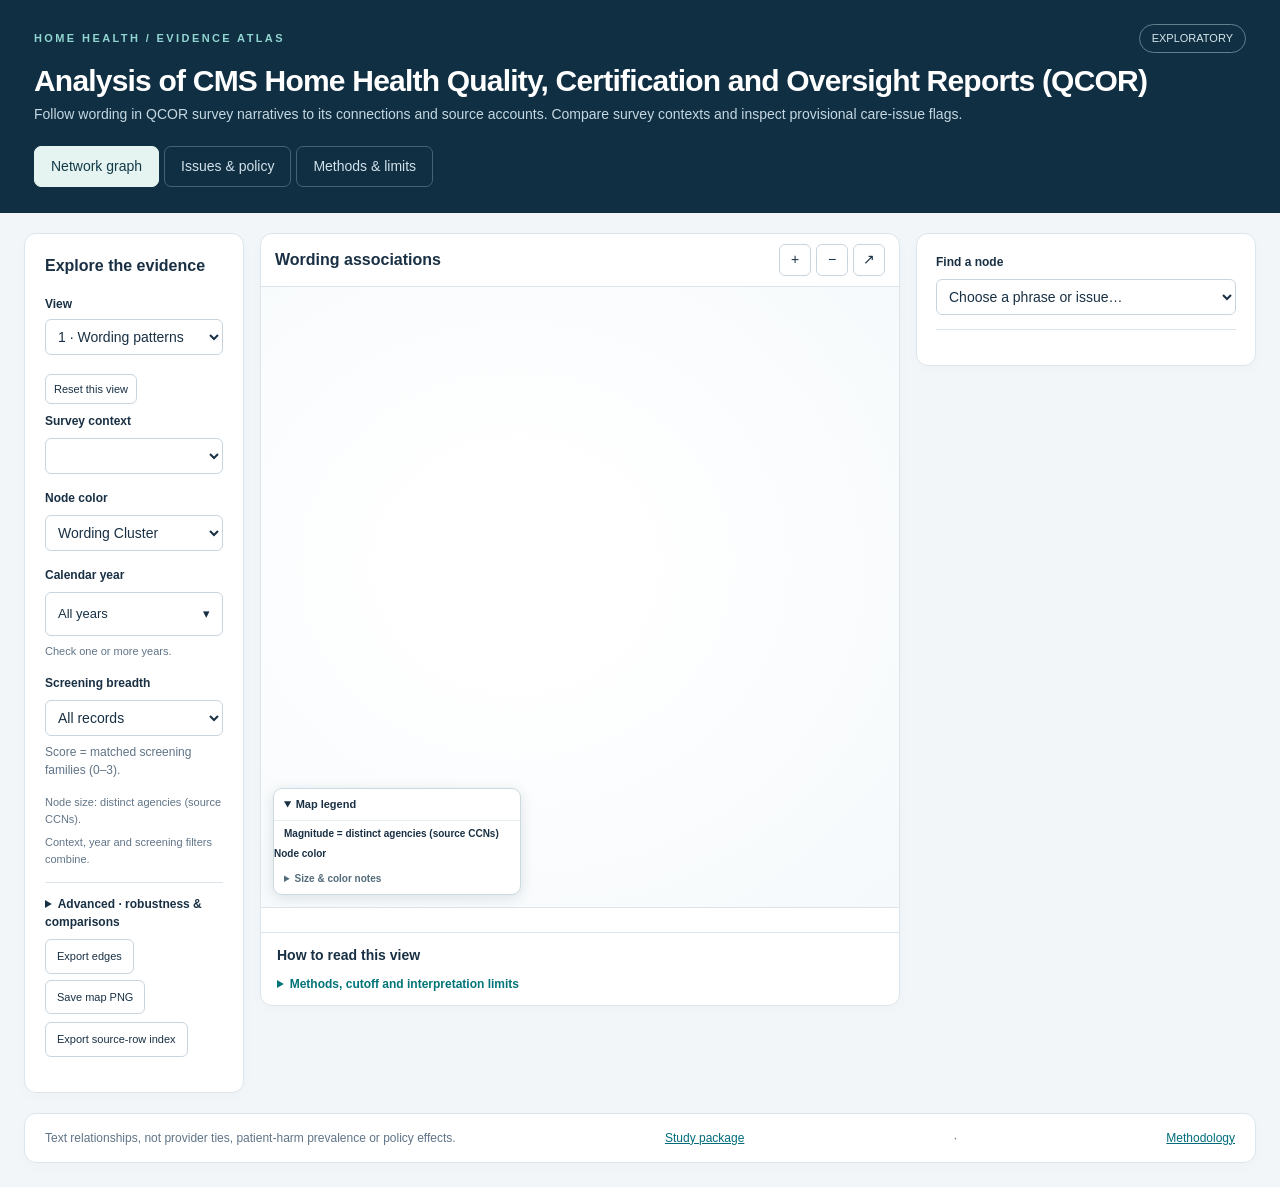
<file: src/page.html>
<!doctype html><html lang="en"><head><meta charset="utf-8"><meta name="viewport" content="width=device-width,initial-scale=1"><title>Home Health · Evidence Atlas</title>
<style>
:root{--ink:#193044;--muted:#607487;--teal:#007e80;--line:#dce5eb;--paper:#f3f6f8;--navy:#102f43}*{box-sizing:border-box}body{margin:0;background:var(--paper);font:14px/1.5 'Segoe UI',Arial,sans-serif;color:var(--ink)}button,input,select{font:inherit;color:inherit}button{cursor:pointer}a{color:#007478}header{background:var(--navy);color:white;padding:24px 34px}h1{font-size:29px;line-height:1.2;margin:10px 0}.brand,.topline,.stats,.tabs,.map-heading,.buttonrow{display:flex;gap:12px;justify-content:space-between;align-items:center}.brand small{color:#91d5d1;letter-spacing:2px;font-weight:700}.badge{border:1px solid #6b8d9a;border-radius:20px;padding:5px 12px;font-size:11px}header p{color:#c5d8e2;margin:0;max-width:1000px}.topline{margin-top:20px}.stats{gap:30px}.stats strong{display:block;font-size:24px}.stats small{font-size:10px;color:#b8cdd8;text-transform:uppercase;letter-spacing:1px}.tab{padding:9px 15px;background:transparent;border:1px solid #426477;color:#d2e2eb;border-radius:7px}.tab.active{background:#e5f4f0;color:#123a48;border-color:#e5f4f0}.workspace{display:grid;grid-template-columns:220px minmax(360px,1fr) 320px;gap:16px;padding:20px 24px;align-items:start}.panel{background:white;border:1px solid var(--line);border-radius:12px;overflow:hidden}.controls,.evidence{padding:18px}.control{border-bottom:1px solid #edf1f4;padding:12px 0}.control:last-child{border:0}h2{font-size:16px;margin:0 0 12px}h3{font-size:13px;margin:8px 0}.control label{display:block;font-size:12px;font-weight:650;margin-bottom:6px}select,input[type=search],input[type=number]{width:100%;border:1px solid #c8d5df;border-radius:6px;padding:7px;background:white}.check{display:flex!important;gap:7px;align-items:center;font-weight:400!important}.muted,.control p{font-size:12px;color:var(--muted);margin:7px 0}.btn{border:1px solid #c8d5df;border-radius:6px;padding:6px 9px;background:white}.btn.active,.btn.primary{background:var(--teal);color:white;border-color:var(--teal)}.buttonrow{justify-content:flex-start;flex-wrap:wrap;margin-top:9px}.map-heading{padding:14px 18px;border-bottom:1px solid var(--line)}.map-heading h2{margin:0}.map-heading small{font-size:11px;color:var(--muted)}.map-stage{position:relative;background:radial-gradient(ellipse at 40% 45%,white 25%,#f2f7fa)}#network{height:600px;touch-action:none}.floating-legend{position:absolute;bottom:12px;left:12px;max-width:245px;background:#fffffff0;border:1px solid #d6e3e8;border-radius:9px;padding:8px 11px;box-shadow:0 3px 10px #18364c12;font-size:10px}.floating-legend summary{cursor:pointer;font-size:11px;font-weight:650}.floating-legend p{margin:5px 0}.legend-dots{display:flex;gap:7px;flex-wrap:wrap;margin-top:5px}.dot{display:inline-block;width:9px;height:9px;border-radius:50%;margin-right:3px}.size-key{display:flex;gap:12px;align-items:center;margin:7px 0}.size-key span{text-align:center}.size-key i{display:block;background:#98b8c4;border:1px solid #577784;border-radius:50%;margin:auto}.below{padding:13px 18px;border-top:1px solid var(--line)}.below h2{font-size:14px;margin:0 0 6px}.summary-grid{display:grid;grid-template-columns:1.2fr 1fr;gap:12px}table{width:100%;border-collapse:collapse;font-size:11px}th,td{text-align:left;padding:6px 5px;border-bottom:1px solid #e8eef2;vertical-align:top}th{font-weight:650;color:var(--muted)}.summary-scope{font-size:12px;margin:0 0 7px}.interpretation{font-size:12px;line-height:1.6;margin:8px 0 0}.reading p{font-size:12px;margin:5px 0}.reading details{font-size:12px}.reading summary{color:#007478;cursor:pointer;font-weight:650}.evidence{max-height:1050px;overflow:auto}.evidence h2{font-size:20px;line-height:1.2;margin-top:5px}.kicker{font-size:10px;letter-spacing:1.5px;color:var(--teal);font-weight:700;text-transform:uppercase}.metricrow{display:flex;gap:8px;margin:12px 0}.metricbox{flex:1;padding:10px;background:#eff6f7;border-radius:7px}.metricbox strong{display:block;font-size:20px}.metricbox small{font-size:10px;color:var(--muted)}.neighbor{border:1px solid #d7e3e7;background:#f6f9fa;border-radius:15px;padding:4px 8px;font-size:11px;margin:3px}.source{border-top:1px solid var(--line);margin-top:12px;padding-top:9px}.source p{font-size:12px;white-space:pre-wrap}.meta{font-size:10px;color:var(--muted);overflow-wrap:anywhere}.full-source{white-space:pre-wrap;font-size:12px;max-height:330px;overflow:auto;background:#f5f8fa;padding:10px;user-select:text}.note{background:#eef5f6;padding:10px;border-radius:7px;font-size:12px}.page{max-width:1120px;margin:22px auto;padding:25px}.page table{font-size:12px}.page h2{margin-top:20px}footer{margin:0 24px 24px;padding:14px 18px;font-size:12px;color:var(--muted)}[hidden]{display:none!important}#comparison{padding:9px 18px;border-bottom:1px solid var(--line);background:#edf5f6;font-size:12px}#busy{color:#007e80}.empty{position:absolute;left:24%;right:24%;top:35%;text-align:center;background:white;border:1px solid var(--line);padding:20px;border-radius:10px}button:focus-visible,a:focus-visible,select:focus-visible,input:focus-visible{outline:3px solid #dc9b24;outline-offset:2px}.table-button{border:0;background:none;color:#007478;padding:0;text-align:left}.pilot-account{margin:18px 0}div.vis-tooltip{max-width:260px;white-space:pre-line;font-size:12px}
@media(min-width:1700px){.workspace{grid-template-columns:240px minmax(500px,1fr) 350px}#network{height:700px}}@media(max-width:1150px){.workspace{grid-template-columns:200px minmax(340px,1fr)}.evidence{grid-column:1/-1;max-height:none}.summary-grid{grid-template-columns:1fr}#network{height:550px}}@media(max-width:720px){header{padding:20px}.topline{align-items:start;flex-direction:column}.stats{width:100%;gap:15px}.workspace{grid-template-columns:minmax(0,1fr);padding:12px}.map-panel{grid-row:1}.controls{display:grid;grid-template-columns:1fr 1fr;gap:0 14px}.controls>h2,.controls>details{grid-column:1/-1}.evidence{grid-column:auto}.tabs{gap:6px}.tab{padding:8px 10px}#network{height:490px}h1{font-size:25px}.map-heading{padding:12px;align-items:start}.summary-grid{grid-template-columns:1fr}.floating-legend{max-width:195px;font-size:9px}footer{margin:0 12px 12px}.page{margin:12px;padding:17px;overflow:auto}.page table{min-width:600px}.below{padding:12px}.empty{left:12%;right:12%}}
.controls>*{min-width:0}select{max-width:100%}</style><style>
:root{--ink:#193044;--muted:#607487;--teal:#007e80;--line:#dce5eb;--paper:#f3f6f8;--navy:#102f43}*{box-sizing:border-box}body{margin:0;background:var(--paper);font:14px/1.5 'Segoe UI',Arial,sans-serif;color:var(--ink)}button,input,select{font:inherit}button,a,input,select{outline-offset:4px}button{cursor:pointer}header{background:var(--navy);color:white;padding:24px 34px 26px}.brand{display:flex;justify-content:space-between;align-items:center}.eyebrow{font-size:11px;letter-spacing:2.4px;font-weight:700;text-transform:uppercase;color:#91d5d1}.badge{border:1px solid #61808c;border-radius:20px;padding:5px 12px;font-size:11px;color:#d4e6eb}h1{font-size:30px;font-weight:650;letter-spacing:-.8px;margin:10px 0 5px}header p{max-width:1000px;margin:0;color:#c5d8e2;font-size:14px}.topline{display:flex;gap:20px;align-items:center;justify-content:space-between;margin-top:21px}.tabs{display:flex;gap:5px}.tab{padding:9px 16px;border:1px solid #426477;color:#d2e2eb;background:transparent;border-radius:7px}.tab.active{color:#123a48;background:#e5f4f0;border-color:#e5f4f0}.stats{display:flex;gap:28px}.stat strong{display:block;font-size:23px;line-height:1.1}.stat small{font-size:10px;text-transform:uppercase;letter-spacing:1px;color:#a8c1ce}.workspace{display:grid;grid-template-columns:220px minmax(400px,1fr) 310px;gap:16px;padding:20px 24px}.panel{background:white;border:1px solid var(--line);border-radius:12px;box-shadow:0 4px 16px #17354e05}.controls{padding:20px;height:fit-content}h2{font-size:16px;margin:0 0 12px}.control{padding:15px 0;border-bottom:1px solid #edf1f4}.control:last-child{border:0}.control label{display:block;font-size:12px;font-weight:650;margin-bottom:8px}.control p,.subtle{font-size:12px;color:var(--muted);margin:7px 0 0}select,input[type=search]{width:100%;border:1px solid #c8d5df;border-radius:6px;padding:8px;background:white;color:var(--ink)}input[type=range]{width:100%;accent-color:var(--teal)}.range-label{float:right;color:var(--teal);font-variant-numeric:tabular-nums}.check{display:flex!important;gap:8px;align-items:center;font-weight:400!important}.btn{border:1px solid #c8d5df;background:white;color:var(--ink);padding:8px 11px;border-radius:6px}.btn.primary{background:var(--teal);border-color:var(--teal);color:white}.buttonrow{display:flex;gap:7px;margin-top:8px;flex-wrap:wrap}.map-panel{overflow:hidden}.map-heading{padding:16px 19px;border-bottom:1px solid var(--line);display:flex;align-items:center;justify-content:space-between;gap:12px}.map-heading h2{margin:0}.map-heading small{display:block;font-size:12px;color:var(--muted)}#network{height:620px;background:radial-gradient(ellipse at 40% 45%,#fff 20%,#f5f9fb 100%);position:relative}#network:focus{outline:2px solid var(--teal);outline-offset:-3px}.map-tools{display:flex;gap:5px}.map-tools button{width:32px;height:32px;padding:0}.legend{padding:12px 18px;border-top:1px solid var(--line);display:flex;align-items:center;gap:7px;flex-wrap:wrap;font-size:11px;color:var(--muted)}.dot{width:9px;height:9px;border-radius:50%;display:inline-block}.evidence{padding:19px;height:fit-content;max-height:830px;overflow:auto}.kicker{font-size:10px;letter-spacing:1.5px;color:var(--teal);font-weight:700;text-transform:uppercase}.evidence h2{font-size:21px;line-height:1.25;margin:5px 0 12px}.evidence p{font-size:13px}.metricrow{display:flex;gap:8px;margin:14px 0}.metricbox{flex:1;padding:10px;background:#eff6f7;border-radius:7px}.metricbox strong{font-size:18px;display:block}.metricbox small{font-size:10px;color:var(--muted)}.excerpt{border-left:3px solid #60a7a5;padding:0 0 0 12px;margin:18px 0}.excerpt p{white-space:pre-wrap;font-size:12px;margin:7px 0}.meta{font-size:10px;color:var(--muted);word-break:break-word}.neighbor{padding:5px 9px;margin:3px;border:1px solid #d7e3e7;background:#f6f9fa;border-radius:20px;font-size:11px;color:#26576a}.note{background:#eef5f6;padding:11px;border-radius:7px;font-size:12px;color:#425c6b}.footer{margin:0 24px 24px;padding:15px 20px;font-size:12px;color:var(--muted);display:flex;gap:20px;justify-content:space-between;align-items:center}.footer a,.evidence a{color:#006c7b}.empty{position:absolute;top:40%;left:15%;right:15%;text-align:center;background:#fff;padding:18px;border:1px solid var(--line);border-radius:8px;pointer-events:none}#empty{display:none}.methods{max-width:950px;margin:25px auto;padding:30px;display:none}.methods h2{margin-top:22px}.methods p,.methods li{font-size:14px}.pill{font-size:11px;background:#edf5f6;color:#266372;border-radius:20px;padding:4px 9px}#test-results{white-space:pre-wrap;font:12px monospace;margin:10px 24px;padding:12px;background:#fff}.loader{position:absolute;top:45%;left:30%;color:var(--muted)}
@media(min-width:1700px){#network{height:720px}.workspace{grid-template-columns:240px minmax(500px,1fr) 350px}}@media(max-width:1150px){.workspace{grid-template-columns:200px minmax(350px,1fr)}.evidence{grid-column:1/-1;max-height:none}.stats{gap:15px}#network{height:560px}}@media(max-width:720px){header{padding:20px}.topline{align-items:flex-start;flex-direction:column}.stats{width:100%;justify-content:space-between}.workspace{grid-template-columns:1fr;padding:12px}.controls{display:grid;grid-template-columns:1fr 1fr;gap:0 15px}.controls h2{grid-column:1/-1}.evidence{grid-column:auto}.map-panel{grid-row:1}#network{height:480px}.map-heading{padding:12px}.map-heading h2{font-size:14px}h1{font-size:25px}.footer{flex-direction:column;align-items:flex-start;margin:0 12px 12px}}

.guided-field{margin:11px 0}.guided-field>label{display:block;font-size:12px;font-weight:650;margin-bottom:6px}.guided-field .check{font-size:12px;margin:8px 0}.guided-controls>h2{margin-bottom:12px}.guided-advanced{border-top:1px solid #dce5eb;margin-top:15px;padding-top:12px}.guided-advanced>summary{font-size:12px;font-weight:650;cursor:pointer}.guided-advanced>p{font-size:11px;color:#607487}.guided-reset{font-size:11px;padding:6px 8px;margin-top:6px}.guided-status{font-size:11px;color:#607487;margin:6px 0}.guided-comparison{border:1px solid #dce5eb;background:#f5f9fa;border-radius:7px;padding:8px;margin:10px 0}.guided-comparison .buttonrow{margin:0 0 8px}.guided-comparison button{font-size:11px;padding:6px 8px}.guided-comparison button[aria-pressed=true]{background:#007e80;color:white;border-color:#007e80}.guided-comparison p{font-size:11px;line-height:1.5;margin:5px 0}.guided-comparison label{font-size:11px;font-weight:650}.guided-detail-group{font-size:12px;border-left:3px solid #68a7a7;padding-left:9px}.guided-controls .buttonrow .btn{font-size:11px}.guided-controls #threshold{display:block}.guided-controls .range-label{font-size:11px}.guided-view-explanation{margin-top:5px}.wording-group-list{font-size:12px}.guided-controls [hidden]{display:none!important}.guided-comparison-scale{color:#526b7b}
@media(max-width:720px){.guided-controls{display:block}.guided-advanced{grid-column:1/-1}.tabs{flex-wrap:wrap}.guided-comparison .buttonrow{flex-wrap:wrap}}
.network-summary>h3,.reading-guide>h3{font-size:14px;margin:0 0 7px}.reading-guide{padding:12px 16px}.reading-guide>p,.reading-guide #textHandlingDescription{font-size:12px;line-height:1.6;margin:5px 0}.reading-guide #textHandlingDescription{padding:0;border:0;background:none}.reading-guide #textHandlingDescription h3{display:inline;font-size:12px;margin:0 5px 0 0}.reading-guide #textHandlingDescription p{display:inline;margin:0;font-size:12px}.reading-methods{margin-top:9px;font-size:12px}.reading-methods>summary{cursor:pointer;color:#006c7b;font-weight:650}.reading-methods .color-description{border:0;padding:8px 0;background:none}.reading-methods h3{font-size:13px;margin:4px 0}.reading-methods p{font-size:12px;line-height:1.6;margin:5px 0}.reading-methods #connectionMath{background:#edf5f6;padding:8px;border-radius:5px}.summary-comparison-partner{font-size:10px;color:#607487;margin-top:3px}.summary-comparison-partner .summary-partner-metric{font-size:9px}.network-summary .summary-comparison-scope{font-size:11px;color:#526b7b;margin-bottom:8px}.network-summary .summary-top td:nth-child(3){white-space:normal}.network-summary[data-view=comparison] .summary-top td:nth-child(3){white-space:nowrap}.network-summary[data-view=comparison] .summary-grid{grid-template-columns:minmax(0,1.3fr) minmax(0,1fr)}
@media(max-width:760px){.network-summary[data-view=comparison] .summary-grid{grid-template-columns:1fr}.reading-guide{padding:12px}.network-summary .summary-table th,.network-summary .summary-table td{padding:5px 4px}}

.map-stage{position:relative}
.floating-legend{position:absolute;bottom:12px;left:12px;z-index:4;width:248px;max-width:calc(100% - 24px);max-height:55%;overflow:auto;background:rgba(255,255,255,.96);color:#193044;border:1px solid #cbdadf;border-radius:9px;box-shadow:0 3px 14px #18364a22;font-size:10px;line-height:1.35}
.floating-legend>summary{padding:8px 10px;font-weight:650;font-size:11px;cursor:pointer;user-select:none}
.floating-legend[open]>summary{border-bottom:1px solid #e5edef}
.floating-legend .legend{border:0;padding:6px 10px;margin:0;gap:5px;font-size:10px;line-height:1.35}
.floating-legend #magnitudeLegend{display:block;padding-bottom:0}
.floating-legend #magnitudeLegend strong{display:block;font-size:10px;font-weight:650}
.floating-legend #magnitudeLegend svg{display:block;width:100%;height:64px;overflow:visible}
.legend-color-title{font-size:10px;font-weight:650;margin:0 10px 2px}
.floating-legend #legend{padding-top:2px;display:flex;flex-wrap:wrap;gap:4px 8px}
.floating-legend-item{display:inline-flex;align-items:center;gap:4px;white-space:nowrap}
.floating-legend .dot{width:8px;height:8px;flex-shrink:0}
.legend-notes{padding:2px 10px 8px;font-size:10px;color:#526b7b}
.legend-notes summary{cursor:pointer}
.legend-notes p{margin:5px 0 0;font-size:10px;line-height:1.4}
.text-handling-description{padding:10px 18px}
.text-handling-description h3{font-size:12px;margin:0 0 4px}
.text-handling-description p{font-size:12px;line-height:1.55;margin:0}
@media(max-width:720px){.floating-legend{bottom:8px;left:8px;width:218px;max-width:calc(100% - 16px);max-height:52%}.floating-legend>summary{padding:6px 9px}.floating-legend #magnitudeLegend svg{height:56px}}

/* Home health adapters for the shared hospice shell and compact cards. */
.brand small{font-size:11px;letter-spacing:2.4px}.stats>div strong{display:block;font-size:23px;line-height:1.1}.stats>div small{font-size:10px;text-transform:uppercase;letter-spacing:1px;color:#a8c1ce}
.controls{padding:20px}.controls>details{font-size:12px;border-top:1px solid var(--line);margin-top:15px;padding-top:12px}.controls>details>summary{font-weight:650;cursor:pointer}.controls>h2{margin-bottom:12px}.controls>.control{padding:11px 0;border:0}.control input[type=number]{padding:8px}.controls>*{min-width:0}
.map-heading>.buttonrow{gap:5px;margin:0;flex-wrap:nowrap;justify-content:flex-start}.map-heading>.buttonrow .btn{width:32px;height:32px;padding:0}.map-heading small{display:block}
.floating-legend{padding:0}.floating-legend>p{margin:6px 10px}.floating-legend .size-key{display:block;margin:2px 10px}.size-key svg{display:block;width:100%;height:64px}.floating-legend .legend-dots{padding:3px 10px;gap:4px 8px}.floating-legend>details{padding:2px 10px 8px;color:#526b7b}.floating-legend>details>summary{font-size:10px}.floating-legend>details p{font-size:10px;line-height:1.4}
.below{padding:12px 16px}.below h2{font-size:14px;margin:0 0 7px}.summary-grid{grid-template-columns:minmax(0,1.15fr) minmax(0,1.3fr)}.summary-grid h3{margin:6px 0}.summary-grid table{font-size:11px}.interpretation{font-size:12px;line-height:1.6}.reading p{font-size:12px;line-height:1.6}.reading>details{margin-top:9px}.evidence{padding:19px;max-height:960px}.evidence p{font-size:13px}.evidence .source p{font-size:12px;border-left:3px solid #66aaa7;padding-left:10px;line-height:1.65}.full-source{line-height:1.65}.meta{overflow-wrap:anywhere}
@media(min-width:1151px){.workspace{grid-template-columns:220px minmax(400px,1fr) 340px}}
@media(max-width:1150px){.evidence{grid-column:1/-1;max-height:none}}
@media(max-width:760px){.summary-grid{grid-template-columns:1fr}}
@media(max-width:720px){.controls{display:block}.controls>h2{margin-bottom:12px}.controls>.control{padding:11px 0}.evidence{grid-column:auto}.map-heading>.buttonrow{flex-wrap:nowrap}.size-key svg{height:56px}.below{padding:12px}.page{overflow:auto}}

#empty{display:block}div.vis-tooltip{white-space:normal!important;width:230px;max-width:230px!important;padding:12px!important}.compact-node-tooltip{font-size:12px;line-height:1.45}.tooltip-field+.tooltip-field{margin-top:10px}.tooltip-label{font-size:10px;font-weight:700;color:#607487}.tooltip-value{display:block;margin-top:2px;color:#193044;overflow-wrap:anywhere}

.tabs{justify-content:flex-start}

.node-finder{padding-bottom:14px;margin-bottom:16px;border-bottom:1px solid #dce5eb}.node-finder>label{display:block;font-size:12px;font-weight:650;margin-bottom:8px}

.controls>details .control{padding:11px 0;border:0}.controls>details>summary{font-size:12px}.controls .guided-reset{margin-top:8px;font-size:11px;padding:6px 8px}.controls #surveyorNote{font-size:11px}select:disabled{color:#758592;background:#f5f7f9}.controls #custom{font-size:11px}

.year-picker{padding-bottom:12px;margin-bottom:14px;border-bottom:1px solid #dce5eb}.year-label{font-size:12px;font-weight:650;margin-bottom:8px}.year-picker>details{position:relative}.year-picker summary{list-style:none;border:1px solid #c7d5df;border-radius:6px;padding:11px 12px;font-size:13px;font-weight:400;cursor:pointer;display:flex;justify-content:space-between;gap:8px}.year-picker summary::-webkit-details-marker{display:none}.year-picker summary::after{content:'▾'}.year-picker summary:focus-visible{outline:2px solid #008b8a;outline-offset:2px}.year-options{position:absolute;top:calc(100% + 4px);left:0;right:0;z-index:10;max-height:330px;overflow:auto;padding:8px;background:#fff;border:1px solid #c7d5df;border-radius:6px;box-shadow:0 5px 16px #12314426}.year-options label{display:flex;align-items:center;gap:9px;padding:7px 8px;font-size:13px;cursor:pointer}.year-options label:hover{background:#edf6f5}.year-options input{width:16px;height:16px;margin:0;accent-color:#008b8a}.year-options>label{border-bottom:1px solid #dce5eb;margin-bottom:4px}.year-picker .muted{font-size:11px;margin:7px 0 0;line-height:1.5}

.controls{overflow:visible}.controls>.year-picker{padding-bottom:14px;margin-bottom:14px}.controls .year-options label{margin:0;font-weight:400}.controls .year-options input{flex:0 0 16px}

.controls .control{padding:0;border:0;margin:0 0 15px}.controls>.control:first-of-type{margin-bottom:8px}.controls>h2{margin-bottom:17px}.controls>.muted{font-size:11px}.controls .control p:empty{display:none}.controls .buttonrow{gap:6px}.controls .buttonrow button{font-size:11px}.node-policy p,.node-description{line-height:1.7}.controls #custom:empty{display:none}

#networkSummary .summary-grid{grid-template-columns:minmax(0,1fr)}

.reading .hha-reading-row{display:flex;align-items:center;justify-content:space-between;gap:16px;margin:9px 0}.hha-reading-row>p{flex:1;min-width:0;margin:0;font-size:12px;line-height:1.6}.hha-inline-formula{flex:0 0 auto;max-width:100%}.hha-formula-trigger{display:inline-flex;align-items:center;gap:8px;padding:6px 9px;border:1px solid #d6e3e6;border-radius:6px;background:#f7fafb;color:#193e4a;font:12px 'Segoe UI',sans-serif;cursor:help;max-width:100%}.hha-formula-trigger math{font-size:15px}.hha-formula-trigger:hover,.hha-formula-trigger[aria-expanded=true]{border-color:#71a8aa;background:#edf6f5}.hha-formula-trigger:focus-visible{outline:2px solid #007d80;outline-offset:3px}.hha-formula-info{display:inline-flex;align-items:center;justify-content:center;width:14px;height:14px;border:1px solid #8aa9b0;border-radius:50%;font:10px Arial;color:#416973;flex:0 0 14px}
.hha-formula-help{position:fixed;z-index:10000;box-sizing:border-box;width:min(420px,calc(100vw - 20px));max-height:calc(100vh - 20px);overflow:auto;padding:15px 17px;background:white;color:#25434e;border:1px solid #b8d0d4;border-radius:9px;box-shadow:0 8px 28px #183c4c26;font:12px/1.6 'Segoe UI',sans-serif}.hha-formula-help[hidden]{display:none}.hha-help-title{display:block;font-size:14px;color:#145f66}.hha-formula-help p{margin:7px 0 11px}.hha-formula-help dl{display:grid;grid-template-columns:95px minmax(0,1fr);gap:7px 12px;margin:0}.hha-formula-help dt{font-weight:650;overflow-wrap:anywhere}.hha-formula-help dd{margin:0}.hha-formula-help small{display:block;margin-top:12px;color:#526c76;font-size:10px}
@media(max-width:760px){.reading .hha-reading-row{display:block;margin:10px 0}.hha-reading-row>p{display:inline}.hha-inline-formula{display:inline-block;margin:4px 0 2px 7px;vertical-align:middle}.hha-formula-trigger math{font-size:14px}}

#policyMap{--pm-ink:#173844;--pm-teal:#087f7d;--pm-line:#dce7e8;max-width:1600px;margin:0 auto;padding:26px 28px 40px;color:var(--pm-ink)}
#policyMap[hidden]{display:none!important}#policyMap *{box-sizing:border-box}
.pm-hero{display:flex;align-items:flex-start;justify-content:space-between;gap:24px;margin-bottom:22px}.pm-eyebrow{font-size:11px;font-weight:750;letter-spacing:1.8px;text-transform:uppercase;color:#357779}.pm-hero h1{font:700 11px/1.5 'Segoe UI',Arial,sans-serif;letter-spacing:2.4px;text-transform:uppercase;color:#91d5d1;margin:0}.pm-hero p{max-width:720px;font-size:14px;line-height:1.7;margin:0;color:#526a75}.pm-local{white-space:nowrap;border:1px solid #bad8d1;border-radius:22px;padding:8px 13px;background:#edf8f3;color:#286957;font-size:12px}
.pm-stats{display:grid;grid-template-columns:repeat(4,1fr);gap:12px;margin:0 0 22px}.pm-stat{background:white;border:1px solid var(--pm-line);border-radius:12px;padding:17px 20px}.pm-stat strong{display:block;font-size:26px;letter-spacing:-.8px}.pm-stat span{font-size:12px;color:#566e78;display:block;margin-top:4px}
.pm-toolbar{display:flex;flex-wrap:wrap;gap:12px;align-items:end;background:#fff;border:1px solid var(--pm-line);border-radius:12px;padding:15px;margin-bottom:16px}.pm-field{display:grid;gap:7px;min-width:150px}.pm-field:first-child{flex:1;min-width:210px}.pm-field label{font-size:11px;font-weight:700;color:#4c6671}.pm-field input,.pm-field select{width:100%;font:inherit;font-size:13px;border:1px solid #cbdcde;border-radius:7px;padding:10px;background:#fff;color:var(--pm-ink)}
#policyMap button{cursor:pointer;font:inherit}#policyMap button:focus-visible,#policyMap a:focus-visible,#policyMap input:focus-visible,#policyMap select:focus-visible{outline:3px solid #bc7a1a;outline-offset:3px}.pm-button{border:1px solid #b9d1d2;border-radius:7px;background:white;padding:9px 12px;color:#17676d;font-size:12px!important}.pm-button:hover{background:#e9f4f3}
.pm-layout{display:grid;grid-template-columns:minmax(0,1fr) 360px;gap:18px;align-items:start}.pm-panel{background:white;border:1px solid var(--pm-line);border-radius:13px;overflow:hidden}.pm-panel-head{padding:19px 20px 13px;border-bottom:1px solid var(--pm-line)}.pm-panel-head h2{font-size:17px;margin:0 0 7px}.pm-panel-head p{font-size:12px;line-height:1.6;margin:0;color:#5b7079}.pm-caption{font-size:11px;color:#547079;padding:10px 20px;display:flex;justify-content:space-between;gap:12px;background:#f7faf9}.pm-dot-key{color:#087f7d;font-weight:700}
.pm-scroll{max-height:600px;overflow:auto;scrollbar-color:#b5caca #f6f9f9}.pm-matrix{border-collapse:separate;border-spacing:0;width:100%;font-size:11px}.pm-matrix th,.pm-matrix td{border-bottom:1px solid #eef2f3;text-align:center;padding:0;min-width:39px;height:42px}.pm-matrix thead th{position:sticky;top:0;z-index:3;background:#f3f8f7;height:125px;vertical-align:bottom;border-bottom:1px solid #cbdcde}.pm-matrix thead th:first-child{left:0;z-index:5;text-align:left;vertical-align:middle;padding:16px;font-size:12px}.pm-matrix thead button{writing-mode:vertical-rl;transform:rotate(180deg);white-space:nowrap;max-height:120px;padding:12px 9px;border:0;background:transparent;color:#3e6570;font-size:10px!important;line-height:1.35}.pm-matrix tbody th{position:sticky;left:0;z-index:2;background:#fff;text-align:left;min-width:235px;width:260px}.pm-issue{width:100%;border:0;background:transparent;text-align:left;padding:9px 15px;color:#284a57}.pm-issue-name{display:block;font-size:12px;font-weight:600}.pm-issue-meta{display:flex;align-items:center;gap:8px;font-size:10px;color:#647c86;margin-top:6px}.pm-bar{width:65px;height:4px;background:#eaf0f0;border-radius:5px;overflow:hidden;display:inline-block}.pm-bar i{height:100%;background:#56a7a0;display:block;border-radius:5px}.pm-matrix tr.pm-selected th,.pm-matrix tr.pm-selected td{background:#eaf6f2}.pm-matrix tr:hover th,.pm-matrix tr:hover td{background:#f0f7f6}.pm-cell{border:0;background:transparent;width:100%;height:41px;color:var(--pm-teal);font-size:21px!important}.pm-cell:hover{background:#d1ebe2}.pm-col-selected{box-shadow:inset 0 -3px #087f7d!important;background:#dfeeea!important}.pm-empty{padding:45px 20px;color:#617782;text-align:center}
.pm-detail{padding:23px;position:sticky;top:18px}.pm-detail h2{font-size:25px;margin:10px 0 14px;letter-spacing:-.6px;line-height:1.2}.pm-detail p{font-size:12px;line-height:1.75;color:#4b6671}.pm-detail h3{font-size:12px;margin:22px 0 10px}.pm-type{display:inline-block;padding:5px 8px;border-radius:5px;background:#edf4f8;font-size:10px;letter-spacing:.5px;color:#426b80;text-transform:uppercase}.pm-type.severity{background:#f7edf2;color:#8c4868}.pm-ref{display:block;padding:11px 12px;margin:7px 0;border:1px solid #d6e5df;border-radius:8px;color:#08736f!important;background:#f4faf7;text-decoration:none;font-size:12px}.pm-ref:hover{text-decoration:underline}.pm-source-count{padding:12px;background:#f5f8f9;border-radius:8px;color:#385b68;font-size:12px;line-height:1.7}.pm-detail details{font-size:12px;line-height:1.7;margin-top:16px}.pm-detail summary{cursor:pointer;font-weight:650;color:#24646a}.pm-detail .context-example{margin:12px 0}.pm-detail .source-passage{font-size:11px!important}.pm-detail .full-source{font-size:11px;max-height:240px}.pm-detail .meta{font-size:10px;overflow-wrap:anywhere}.pm-detail .pm-related{display:flex;gap:6px;flex-wrap:wrap}.pm-related button{font-size:11px!important;border:1px solid #d7e4e4;background:#f6fafa;border-radius:18px;padding:6px 10px;color:#31616a}.pm-status-note{border-left:3px solid #c5a66c;padding-left:11px}
.pm-foot{margin-top:20px;display:grid;grid-template-columns:1fr 1fr;gap:18px}.pm-foot article{padding:20px 23px;background:#f2f7f6;border:1px solid var(--pm-line);border-radius:12px}.pm-foot h3{font-size:13px;margin:0 0 9px}.pm-foot p,.pm-foot a{font-size:12px;line-height:1.8;color:#4e6974}.pm-foot a{color:#0b7273}.pm-foot details{font-size:12px}.pm-foot summary{cursor:pointer;color:#24646a}.pm-library{display:flex;gap:8px;flex-wrap:wrap;margin-top:12px}.pm-library a{border:1px solid #cbdedd;padding:5px 9px;border-radius:5px;background:white;text-decoration:none}
@media(min-width:1450px){.pm-matrix th,.pm-matrix td{min-width:45px}}@media(max-width:1100px){.pm-layout{grid-template-columns:minmax(0,1fr)}.pm-detail{position:static}.pm-stats{gap:8px}.pm-detail .pm-source-examples{max-height:450px;overflow:auto}}@media(max-width:600px){#policyMap{padding:20px 12px}.pm-hero{display:block}.pm-local{display:inline-block;margin-top:13px}.pm-stats{grid-template-columns:1fr 1fr}.pm-stat{padding:13px}.pm-stat strong{font-size:23px}.pm-toolbar{gap:10px}.pm-field{min-width:125px;flex:1}.pm-foot{grid-template-columns:1fr}.pm-matrix tbody th{min-width:175px;width:175px}.pm-issue{padding:9px}.pm-issue-meta{flex-wrap:wrap}.pm-caption{display:block;line-height:1.7}.pm-caption span{display:block}.pm-scroll{max-height:480px}}

.pm-panel-head .pm-cfr-link{display:inline-block;margin-left:10px;font-size:12px;font-weight:400;color:#08736f;text-decoration:underline;text-underline-offset:2px;white-space:nowrap}

.pm-chart-host{min-width:0;background:linear-gradient(180deg,#fff 0%,#fafcfb 100%)}
.pm-breadcrumb{display:flex;align-items:center;flex-wrap:wrap;gap:9px;padding:16px 22px 0;font-size:11px;color:#627983;min-height:38px}.pm-breadcrumb-root{background:transparent;border:0;padding:0;color:#147e78;font-size:11px!important;font-weight:650!important;text-decoration:underline;text-underline-offset:3px}
.pm-sunburst-stage{position:relative;width:90%;max-width:846px;margin:0 auto;isolation:isolate}
#pmSunburst{display:block;width:100%;height:auto;overflow:visible}
.pm-arc{cursor:pointer;stroke:white;stroke-width:1.6px;stroke-linejoin:round;transition:fill-opacity .16s,opacity .16s,stroke-width .16s}
.pm-issue-arc{fill-opacity:1}.pm-section-arc{fill-opacity:1;stroke-width:2px}
.pm-issue-arc.pm-selected{fill-opacity:1}
#pmSunburst .pm-arc:focus{outline:none;box-shadow:none}
#pmSunburst .pm-arc.pm-selected,#pmSunburst .pm-arc.pm-highlight{stroke:white;stroke-width:1.6px}
#pmSunburst .pm-arc:focus-visible{outline:none;stroke:#183d4b;stroke-width:2.5px;fill-opacity:1}
.pm-hovering .pm-arc{opacity:1}
.pm-section-label{font-size:14px;fill:white;font-weight:650;letter-spacing:.3px;pointer-events:none}
.pm-leaf-label{font-size:12px;fill:#153c46;font-weight:550;pointer-events:none}
.pm-sunburst-center text{pointer-events:none}.pm-sunburst-center[role=button]{cursor:pointer}.pm-sunburst-center[role=button]:hover circle{fill:#e9f3f0;stroke:#91b4ab}.pm-sunburst-center:focus-visible{outline:none}.pm-sunburst-center:focus-visible circle{stroke:#ad7628;stroke-width:4px}
#pmSunburst .pm-sunburst-center:focus{outline:none;box-shadow:none}
#pmSunburst .pm-sunburst-center:focus-visible circle{stroke:#ad7628;stroke-width:4px}
.pm-center-eyebrow{font-size:10px;letter-spacing:1.8px;fill:#4b626a;font-weight:650}.pm-center-value{font-size:45px;letter-spacing:-1.4px;fill:#234c55;font-weight:700}.pm-sunburst-center[role=button] .pm-center-value{font-size:31px;letter-spacing:-.6px}.pm-center-sub{font-size:14px;fill:#36565f}.pm-center-note{font-size:12px;fill:#4b626a}.pm-center-back{font-size:12px;fill:#00665b;font-weight:650}
.pm-chart-tooltip{position:absolute;z-index:4;background:#173d48;color:white;border:1px solid #315864;border-radius:9px;box-shadow:0 8px 28px #102f4826;padding:12px 15px;max-width:min(300px,calc(100% - 16px));font-size:11px;line-height:1.7;pointer-events:none}.pm-chart-tooltip[hidden]{display:none}.pm-chart-tooltip strong{display:block;font-size:13px;font-weight:650;margin-bottom:3px}.pm-chart-tooltip span{display:block;color:#e0eeec}.pm-chart-tooltip span:last-child{margin-top:7px;color:#b9dcd3;font-size:10px}
.pm-chart-note{margin:0;padding:0 25px 20px;text-align:center;color:#627b83;font-size:11px;line-height:1.7}
.pm-section-legend{display:grid;grid-template-columns:repeat(3,minmax(0,1fr));gap:7px;padding:0 20px 20px}.pm-section-key{display:flex;align-items:center;gap:8px;min-width:0;border:1px solid #e0eae7;border-radius:7px;background:#fff;padding:10px;text-align:left;color:#3e6570;transition:background .15s}.pm-section-key:hover{background:#edf6f2;border-color:#b1cfc5}.pm-section-swatch{height:24px;width:4px;flex:0 0 4px;background:var(--section-color);border-radius:3px}.pm-section-key>span:nth-child(2){display:block;flex:1;min-width:0}.pm-section-key strong{display:block;font-size:11px;font-weight:650}.pm-section-key>span:nth-child(2)>span{display:block;font-size:10px;line-height:1.45;margin-top:2px}.pm-key-count{font-size:11px;background:#f2f7f5;min-width:22px;padding:3px 5px;border-radius:5px;text-align:center;color:#52776d}
.pm-issue-browser{margin:0 20px 20px;border-top:1px solid #dce8e4;padding-top:14px}.pm-issue-browser>summary{font-size:12px;font-weight:650;cursor:pointer;color:#286c6e}.pm-issue-list{display:grid;grid-template-columns:repeat(3,minmax(0,1fr));gap:6px;margin-top:12px;max-height:360px;overflow:auto;padding:3px}.pm-issue-list .pm-issue{border:1px solid #e2eae7;border-radius:7px;min-width:0;padding:10px;font-size:12px}.pm-issue-list .pm-issue:hover{background:#eef6f3}.pm-issue-list .pm-selected{background:#e5f3ed;border-color:#83b7a5}.pm-issue-list .pm-issue-meta{display:block;font-size:10px;line-height:1.6}.pm-issue-list .pm-issue-name{overflow-wrap:anywhere}
@keyframes pm-chart-enter{from{opacity:.3}to{opacity:1}}
@media(max-width:1250px){.pm-section-legend{grid-template-columns:repeat(2,minmax(0,1fr))}}
@media(max-width:1100px){.pm-sunburst-stage{max-width:702px}.pm-section-legend{grid-template-columns:repeat(3,minmax(0,1fr))}}
@media(max-width:600px){.pm-breadcrumb{padding:15px 15px 5px;gap:7px}.pm-section-label{font-size:19px}.pm-leaf-label{display:none}.pm-center-value{font-size:55px}.pm-center-eyebrow{font-size:13px}.pm-center-sub{font-size:18px}.pm-center-note{font-size:15px}.pm-sunburst-center[role=button] .pm-center-value{font-size:34px}.pm-center-back{font-size:16px}.pm-section-legend{grid-template-columns:repeat(2,minmax(0,1fr));padding:0 12px 16px;gap:6px}.pm-section-key{padding:9px 7px;gap:6px;min-height:62px}.pm-section-key>span:nth-child(2)>span{font-size:10px}.pm-key-count{min-width:19px}.pm-chart-note{padding:0 17px 17px}.pm-issue-browser{margin:0 12px 16px}.pm-issue-list{grid-template-columns:repeat(2,minmax(0,1fr))}}
@media(prefers-reduced-motion:reduce){#pmSunburst{animation:none}.pm-arc{transition:none}}

#policyMap .source-passage{font-size:12px;line-height:1.7;white-space:pre-wrap;border-left:3px solid #67aaa2;padding-left:10px}#policyMap .source-meta{font-size:10px;line-height:1.7;color:#526b75;overflow-wrap:anywhere}#policyMap .full-source{white-space:pre-wrap;font-size:11px;line-height:1.65;max-height:300px;overflow:auto;background:#f5f8f9;padding:12px}#policyMap .context-example{padding-top:10px;border-top:1px solid #dce7e8;margin-top:14px}.pilot-policy-back{margin-bottom:18px}

/* Preserve frequency shades during hover/selection; indicate focus with an outline. */
#pmSunburst .pm-arc.pm-highlight{stroke:#26434d;stroke-width:2.3px}

/* Retain section labels within the restored compact chart. */
@media(max-width:600px){.pm-section-label{font-size:14px}}

#pmSunburst .pm-section-label-narrow{font-size:10px}

/* Contextual clear action floats over the plot without changing its layout. */
.pm-clear-highlight{position:absolute;top:10px;right:10px;z-index:5;background:#fff;box-shadow:0 2px 9px #173d481c;border-color:#b9d4cc}
.pm-clear-highlight[hidden]{display:none}
@media(max-width:600px){.pm-clear-highlight{top:6px;right:6px;min-height:34px;font-size:11px!important}}

.workspace{grid-template-columns:220px minmax(0,1fr) 340px!important;align-items:start}
.map-heading{flex-wrap:wrap;padding:10px 14px;gap:8px}.map-heading .title-view{margin:0;display:flex;align-items:center;gap:8px;flex:1;min-width:180px}
.title-view>label{margin:0;font-size:12px}.title-view select{width:auto;max-width:250px;font-size:12px;padding:7px}.map-heading .map-tools{margin-left:auto}
.sim-toggle{display:flex;align-items:center;gap:7px;font-size:12px;cursor:pointer;white-space:nowrap}.sim-toggle input{appearance:none;width:32px;height:18px;border-radius:20px;background:#a4b5bf;position:relative;margin:0;cursor:pointer;flex-shrink:0}.sim-toggle input:before{content:'';position:absolute;left:3px;top:3px;background:white;width:12px;height:12px;border-radius:50%;transition:transform .15s}.sim-toggle input:checked{background:#007e80}.sim-toggle input:checked:before{transform:translateX(14px)}
.map-view-details{margin:12px 0;font-size:11px}.map-view-details summary{cursor:pointer}.map-view-details h2{font-size:13px;margin-top:6px}.map-stage{position:relative}
.sim-panel{grid-column:3;grid-row:1;padding:19px;min-width:0;max-height:none;overflow:visible}.sim-panel h2{font-size:21px;margin:5px 0 15px;line-height:1.25}.sim-panel h3{font-size:13px;margin:18px 0 9px}.sim-panel p{font-size:12px;line-height:1.6;color:#526b7b}.sim-panel label{display:block;font-size:12px;margin:12px 0 5px;font-weight:650}.sim-panel select{font-size:12px;padding:7px;min-width:0}
.sim-panel[hidden],.sim-playback[hidden],.simulation-baseline-note[hidden],.evidence[hidden],.sim-panel button[hidden]{display:none!important}
.sim-stats[hidden],#removalRouteNote[hidden]{display:none!important}
.simulation-methods[hidden]{display:none!important}.removed-pill button:disabled{opacity:.35;cursor:default}
.simulation-active #networkSummary,.simulation-active #readingGuide,body.simulation-mode .footer{display:none!important}
.wording-only[hidden],.wording-comparison[hidden]{display:none!important}.wording-view-controls .check{font-size:11px;margin:8px 0}.wording-only>button{font-size:11px;padding:6px 9px}.wording-only details{font-size:11px;margin:8px 0 14px}.wording-big{display:grid;grid-template-columns:1fr 1fr 1fr;gap:8px;line-height:1.3}.wording-big strong{display:block;font-size:21px;color:#155c63}.wording-big small{font-size:10px;display:block;margin-top:5px}.wording-comparison{padding:15px 16px}.wording-comparison .simulation-methods{border:0;margin:0;padding:0}.wording-comparison .simulation-methods h3{margin:0 0 8px;font-size:15px}.wording-comparison .simulation-methods p{font-size:12px;line-height:1.65}.wording-comparison .reading-row{margin:9px 0}.wording-curves{display:grid;grid-template-columns:1fr 1fr;gap:14px;margin-top:14px}.wording-curves h3{font-size:12px;margin:0}.wording-curves svg{width:100%;height:auto}.wording-curves svg text{font:10px 'Segoe UI',sans-serif;fill:#526b7b}.wording-curve-legend{display:flex;gap:6px 13px;flex-wrap:wrap;font-size:10px;margin-top:5px}.wording-curve-legend>span{display:inline-flex;align-items:center;gap:5px}.wording-comparison .current td{background:#e8f4f2;font-weight:600}.wording-comparison table{min-width:510px}.wording-comparison caption{text-align:left;font-weight:600;margin:12px 0 7px}.simulation-equation.reading-formula{background:transparent;padding:0;margin:8px 0}
@media(max-width:740px){.wording-curves{grid-template-columns:1fr}.wording-big strong{font-size:18px}.wording-comparison{padding:12px}.wording-comparison .reading-row{display:block}.wording-comparison .reading-formula{display:inline-block;margin-top:6px}}
.removed-pill>span{cursor:help}.removed-pill>span:focus-visible{outline:2px solid #007e80;outline-offset:3px;border-radius:3px}.removed-pill-tooltip{position:fixed;z-index:10001;width:320px;max-width:calc(100vw - 20px);max-height:calc(100vh - 20px);overflow:auto;padding:13px 15px;background:#fff;border:1px solid #bdd4d8;border-radius:9px;box-shadow:0 7px 24px #17354e25;color:#25434e;font:12px/1.65 'Segoe UI',Arial,sans-serif}.removed-pill-tooltip[hidden]{display:none}.removed-pill-tooltip strong{display:block;color:#145f66;font-size:13px}.removed-pill-tooltip p{margin:6px 0 0}
.sim-playback{position:absolute;top:12px;right:12px;z-index:4;width:242px;max-width:calc(100% - 24px);padding:10px 12px;background:#fffffff5;border:1px solid #b8d2d5;border-radius:10px;box-shadow:0 5px 20px #17354e15}.sim-buttons{display:flex;align-items:center;gap:7px;margin-bottom:7px}.sim-buttons button{font-size:12px;padding:5px 10px}.sim-buttons output{margin-left:auto;font-size:12px;font-variant-numeric:tabular-nums}.sim-playback input{display:block;margin:0}
.sim-stats{font-size:12px;color:#22515b;padding:12px;background:#eef6f6;border-radius:8px;line-height:1.9;margin:14px 0}.sim-goal{display:block;color:#00746b;margin-top:6px}.manual-removal-row{display:flex;gap:6px}.manual-removal-row select{flex:1;width:0}.manual-removal-row button{font-size:12px}.sim-hint{font-size:11px!important}.sim-help{font-size:11px;color:#526b7b;margin-top:16px}.sim-help>summary{cursor:pointer}
.simulation-piece-key{margin:0 0 14px}.simulation-piece-key[hidden]{display:none}.simulation-piece-key p{margin:4px 0 8px}.simulation-piece-chip{display:inline-flex;align-items:center;gap:5px;font-size:11px;margin:0 5px 5px 0;padding:4px 7px;border:1px solid #dce5eb;border-radius:12px;background:#f6f9fa}.simulation-methods{border-top:1px solid #dce5eb;margin-top:18px;padding-top:2px}.simulation-methods h3{line-height:1.5}.simulation-methods p{font-size:11px;line-height:1.7}.simulation-methods details{font-size:11px;margin-top:12px}.simulation-methods summary{cursor:pointer;font-weight:650;color:#006c7b}.simulation-methods a{color:#006c7b;overflow-wrap:anywhere}.simulation-equation{padding:10px 7px;background:#eef6f6;border-radius:6px;margin:7px 0;overflow:auto}.simulation-equation math{font-size:15px}.simulation-symbols{color:#526b7b}
.removed-pills{display:flex;align-content:start;align-items:start;flex-wrap:wrap;gap:6px;max-height:310px;overflow:auto;padding:2px}.removed-pill{display:inline-flex;align-items:center;max-width:100%;gap:6px;padding:4px 5px 4px 9px;border:1px solid #cbdfe1;border-radius:18px;background:#edf6f5;font-size:11px;color:#205b63}.removed-pill>span{overflow-wrap:anywhere}.removed-pill button{border:0;border-radius:50%;background:transparent;color:#25636a;width:22px;height:22px;flex:0 0 22px;font-size:17px;line-height:1;cursor:pointer}.removed-pill button:hover{background:#d6e9e6}.removed-pill button:focus-visible{outline:2px solid #007e80}
.simulation-baseline-note{font-size:11px;margin:0;padding:9px 16px;color:#526b7b;background:#f1f7f7;border-top:1px solid #dce5eb}.sim-panel button:disabled,.sim-playback button:disabled{opacity:.5;cursor:default}.sr-only{position:absolute;width:1px;height:1px;overflow:hidden;clip-path:inset(50%);white-space:nowrap}
@media(max-width:1200px){.workspace{grid-template-columns:190px minmax(0,1fr) 280px!important}.controls{padding:14px}.sim-panel{padding:15px}.evidence{grid-column:3!important;grid-row:1}}
@media(max-width:950px){.workspace{grid-template-columns:185px minmax(0,1fr)!important}.evidence,.sim-panel{grid-column:1/-1!important;grid-row:auto;max-height:none}.removed-pills{max-height:220px}}
@media(max-width:620px){.workspace{grid-template-columns:minmax(0,1fr)!important}.controls{display:block;grid-column:1;grid-row:2}.map-panel{grid-row:1}.evidence,.sim-panel{grid-column:1!important;grid-row:3}.map-heading .title-view{flex-basis:100%}.map-heading .title-view select{flex:1;max-width:none}#network{height:560px}.sim-playback{width:220px}.map-stage .floating-legend{max-width:calc(100% - 24px)}}
@media(prefers-reduced-motion:reduce){.sim-toggle input:before{transition:none}}

.wording-curves[hidden],.wording-curve-legend[hidden]{display:none!important}

.color-description{padding:18px}#simulationPanel label[for=manualRemoval],#simulationPanel .manual-removal-row,#simulationMethods,#wordingSimulationMethods{display:none!important}.wording-curves{display:grid;grid-template-columns:1fr 1fr;gap:20px}.wording-curves svg{width:100%;height:auto}.wording-curve-legend{display:flex;gap:12px;flex-wrap:wrap;font-size:12px}.wording-curve-legend span{display:flex;align-items:center;gap:5px}@media(max-width:700px){.wording-curves{grid-template-columns:1fr}}

.reading-row{display:flex;gap:18px;align-items:center;justify-content:space-between}.reading-row>p{flex:1}.reading-formula{flex:0 0 auto}.reading-formula .hha-formula-trigger{font-size:12px}.node-description{font-size:13px;line-height:1.7}.sim-panel{overflow:visible}.map-heading .map-tools{margin-top:0}.map-heading #busy:empty{display:none}.color-description.wording-comparison{border-top:1px solid #dce5eb;background:#f7fafb}.map-view-details #mapCounts{display:block}.map-view-details #mapTitle{margin:5px 0}.sim-panel select{font-size:12px}
</style></head><body>
<header><div class="brand"><small>HOME HEALTH / EVIDENCE ATLAS</small><span class="badge">EXPLORATORY</span></div><h1>Analysis of CMS Home Health Quality, Certification and Oversight Reports (QCOR)</h1><p>Follow wording in QCOR survey narratives to its connections and source accounts. Compare survey contexts and inspect provisional care-issue flags.</p><div class="topline"><nav class="tabs" aria-label="Explorer pages"><button class="tab active" data-tab="network">Network graph</button><button class="tab" data-tab="policy">Issues &amp; policy</button><button class="tab" data-tab="methods">Methods & limits</button></nav></div></header>
<main id="workspace" class="workspace"><aside class="panel controls"><h2>Explore the evidence</h2>
<div class="control"><div class="guided-field"><label for="view">View</label><select id="view"><option value="general">1 · Wording patterns</option><option value="severity">2 · Care concern patterns</option><option value="compare">3 · Compare survey contexts</option></select></div><button class="btn guided-reset" id="reset">Reset this view</button><p id="custom" class="muted" aria-live="polite"></p><p id="viewNote" hidden></p></div>
<div class="control"><label for="context">Survey context</label><select id="context"></select></div>
<div class="control"><label for="color">Node color</label><select id="color"><option value="community">Wording Cluster</option><option value="neutral">Neutral</option><option value="custom" disabled hidden>Advanced color active</option></select></div>
<div class="control year-picker"><div class="year-label" id="calendarYearLabel">Calendar year</div><details id="calendarYearDropdown"><summary aria-labelledby="calendarYearLabel calendarYearSummary"><span id="calendarYearSummary">All years</span></summary><div class="year-options"><label><input type="checkbox" id="calendarAllYears" checked> All years</label><div id="calendarYearChoices"></div></div></details><p class="muted">Check one or more years.</p></div>
<div class="control"><label for="severityChoice">Screening breadth</label><select id="severityChoice"><option value="all">All records</option><option value="any">One or more matched families</option><option value="high">Three or more matched families</option><option value="custom" disabled hidden>Advanced diagnostic active</option></select><p>Score = matched screening families (0–3).</p></div>
<p class="muted">Node size: distinct agencies (source CCNs).</p><p class="muted">Context, year and screening filters combine.</p>

<details><summary>Advanced · robustness &amp; comparisons</summary><p class="muted">Calendar endpoints are partial years.</p>
<div class="control"><label for="text">Text handling</label><select id="text"><option value="0">Evidence-oriented text</option><option value="1">Untrimmed text</option><option value="2">Identical text collapsed · within CCN</option></select></div>
<div class="control"><label for="severitySubset">Screening breadth / diagnostics</label><select id="severitySubset"><option value="all">All records</option><option value="any">One or more matched families</option><option value="moderate">Two or more matched families</option><option value="high">Three or more matched families</option><option value="none">No screen matches · score 0</option></select><p>No screen match does not establish harmless or paperwork-only records.</p></div>
<div class="control"><label for="colorComparison">Color comparison</label><select id="colorComparison"><option value="condition">Condition level · agency share</option><option value="community" selected>Wording Cluster</option><option value="neutral">Neutral</option><option value="baseline">Baseline Wording Clusters · full corpus</option></select></div>
<div class="control"><label for="method">Connection comparison</label><select id="method"><option value="incidence">Same agency · binary incidence</option><option value="cosine">Same record · TF-IDF</option><option value="weighted">Same record · screen-weighted PPMI</option><option value="ppmi" selected>Same record · unweighted PPMI comparison</option></select><p id="edgeNote"></p></div>
<div class="control"><label for="cutoff" id="cutoffLabel">Minimum PPMI</label><input id="cutoff" type="number" min="0" max="10" step="0.01" value="0.5849625007211562"><p id="cutoffNote"></p><label for="minimum" id="minimumLabel">Minimum shared records</label><select id="minimum"><option value="10">10 records</option><option value="25" selected>25 records</option><option value="50">50 records</option><option value="100">100 records</option></select></div>
<div class="control"><label for="neighbors">Strongest neighbors per node</label><select id="neighbors"><option>2</option><option selected>4</option><option>6</option><option>12</option><option value="999">All qualifying</option></select><p>Keep a connection if selected by either endpoint.</p></div>
<div class="control"><label for="resolution">Wording-group resolution</label><select id="resolution"><option value="0.8">0.8 · broader groups</option><option value="1" selected>1.0 · default</option><option value="1.2">1.2 · finer groups</option></select></div>
<div class="control"><label class="check"><input id="families" type="checkbox">Show care concern families</label><label class="check"><input id="isolates" type="checkbox">Show isolated nodes</label><label class="check"><input id="counts" type="checkbox">Show agency counts on nodes</label></div>
<div class="control"><label for="modifier">Survey-type component</label><select id="modifier"><option value="all">All components</option></select><p>Combines with the context/year filters. Original combinations remain in source details.</p></div>
</details><div class="control"><div class="buttonrow"><button class="btn" id="exportEdges">Export edges</button><button class="btn" id="pngBtn">Save map PNG</button></div><div class="buttonrow"><button class="btn" id="exportRows">Export source-row index</button></div><p></p></div></aside>
<section class="panel map-panel"><div class="map-heading"><div><h2 id="mapTitle">Wording associations</h2><small id="mapCounts" aria-live="polite"></small><small id="busy" aria-live="polite"></small></div><div class="buttonrow map-tools"><button class="btn" id="zoomIn" aria-label="Zoom in">+</button><button class="btn" id="zoomOut" aria-label="Zoom out">−</button><button class="btn" id="fit" aria-label="Fit shared map frame">↗</button></div></div>
<div id="comparison" hidden><button class="btn active" id="compareA">A · Complaint without recertification</button> <button class="btn" id="compareB">B · Recertification without complaint</button><p class="muted">One map, two selections. Positions, node-area reference and camera stay fixed; other Advanced filters apply to both.</p></div>
<div class="map-stage" id="mapStage"><div id="network" tabindex="0" aria-label="Interactive wording network; drag the map, scroll to zoom, select nodes or connections"></div><div id="empty" class="empty" hidden>No connections meet this selection. Lower the support/score cutoff or show isolated nodes.</div>
<details id="floatingLegend" class="floating-legend" open><summary>Map legend</summary><p><b>Magnitude = distinct agencies (source CCNs)</b></p><div class="size-key" id="sizeKey"></div><b id="legendColorTitle">Node color</b><div id="legend" class="legend-dots"></div><details><summary>Size & color notes</summary><p id="legendNote">Source CCNs only; identities are not registry-verified. Corpus mentions, not national failure rates. Area follows count with a minimum visible radius; zoom changes apparent size. Sizes rescale to the displayed view; compare exact counts across views. A/B comparisons share one scale.</p></details></details></div>
<section id="networkSummary" class="below" aria-label="Network summary" aria-live="polite"></section>
<section id="readingGuide" class="below reading" aria-label="How to read this view"><h2>How to read this view</h2><p id="readColors"></p><p id="readConnections"></p><p id="textHandling"></p><details><summary>Methods, cutoff and interpretation limits</summary><div id="math"></div><p>Clusters group wording in the displayed connections; they are not the predefined flag families, validated themes, provider ties or patient-level joint events. Source condition hierarchy and screening flags are separate. Contexts are selected survey records, not comparable random populations. Flags are review prompts, not actual harm or IJ determinations.</p><p><a href="methodology.html#connection-mathematics">Full methodology and sensitivity results</a> · <a href="methodology.html#care-issue-screening">Screen definitions and policy anchors</a></p></details></section></section>
<aside class="panel evidence" id="evidencePanel"><div class="node-finder"><label for="find">Find a node</label><select id="find"><option value="">Choose a phrase or issue…</option></select></div><div id="evidence" aria-live="polite"></div></aside></main>
<section id="pilotPage" class="panel page" hidden></section>
<section id="methodsPage" class="panel page" hidden><div class="kicker">Reading the map</div><h1>Methods and limits</h1><p>The corpus contains 54,377 candidate care/organizational records from 6,122 source CCNs. All 607 held records and the E stream remain excluded. Survey groups are exact CCN/event/date keys, not independently validated incidents. The workbook has no dedicated accreditor, structured IJ or report-URL field.</p><h2>Actual reading coverage</h2><p>One AI-assisted pass covers all 48 proposed complete care accounts from 24 source CCNs, plus their cover memos. Other source examples are automatically selected illustrations. There is no independent human semantic validation, representative sampling or saturation claim.</p><h2>Care concern screening</h2><p>Eight care-obligation families screen explicit deficit wording. Their equal-weight, capped family count measures screening breadth; it is not a clinical severity scale. Source policies anchor the obligation, not the numeric score. Quoted requirements, missing documentation and clinical background can affect results. Historical applicability is not fully reconciled.</p><h2>Review the study package</h2><p><a href="methodology.html#reading-coverage-and-limitations">Phase 3 results and limitations</a> · <a href="methodology.html#reading-coverage-and-limitations">Complete pilot codebook</a> · <a href="methodology.html#reading-coverage-and-limitations">All 48 pilot decisions</a> · <a href="methodology.html#connection-mathematics">Network mathematics and sensitivities</a> · <a href="methodology.html#care-issue-screening">Care concern rules and policy anchors</a></p><p>Phase 4 policy-result synthesis remains gated. This public snapshot runs with bundled libraries and data; it makes no external data requests.</p></section>
<footer class="panel footer">Text relationships, not provider ties, patient-harm prevalence or policy effects. <a href="methodology.html">Study package</a> · <a href="methodology.html#connection-mathematics">Methodology</a></footer>
<script>__SCRIPT0__</script><script>__SCRIPT1__</script><script>__SCRIPT2__</script><script>__SCRIPT3__</script><script>__SCRIPT4__</script></body></html>
</file>
